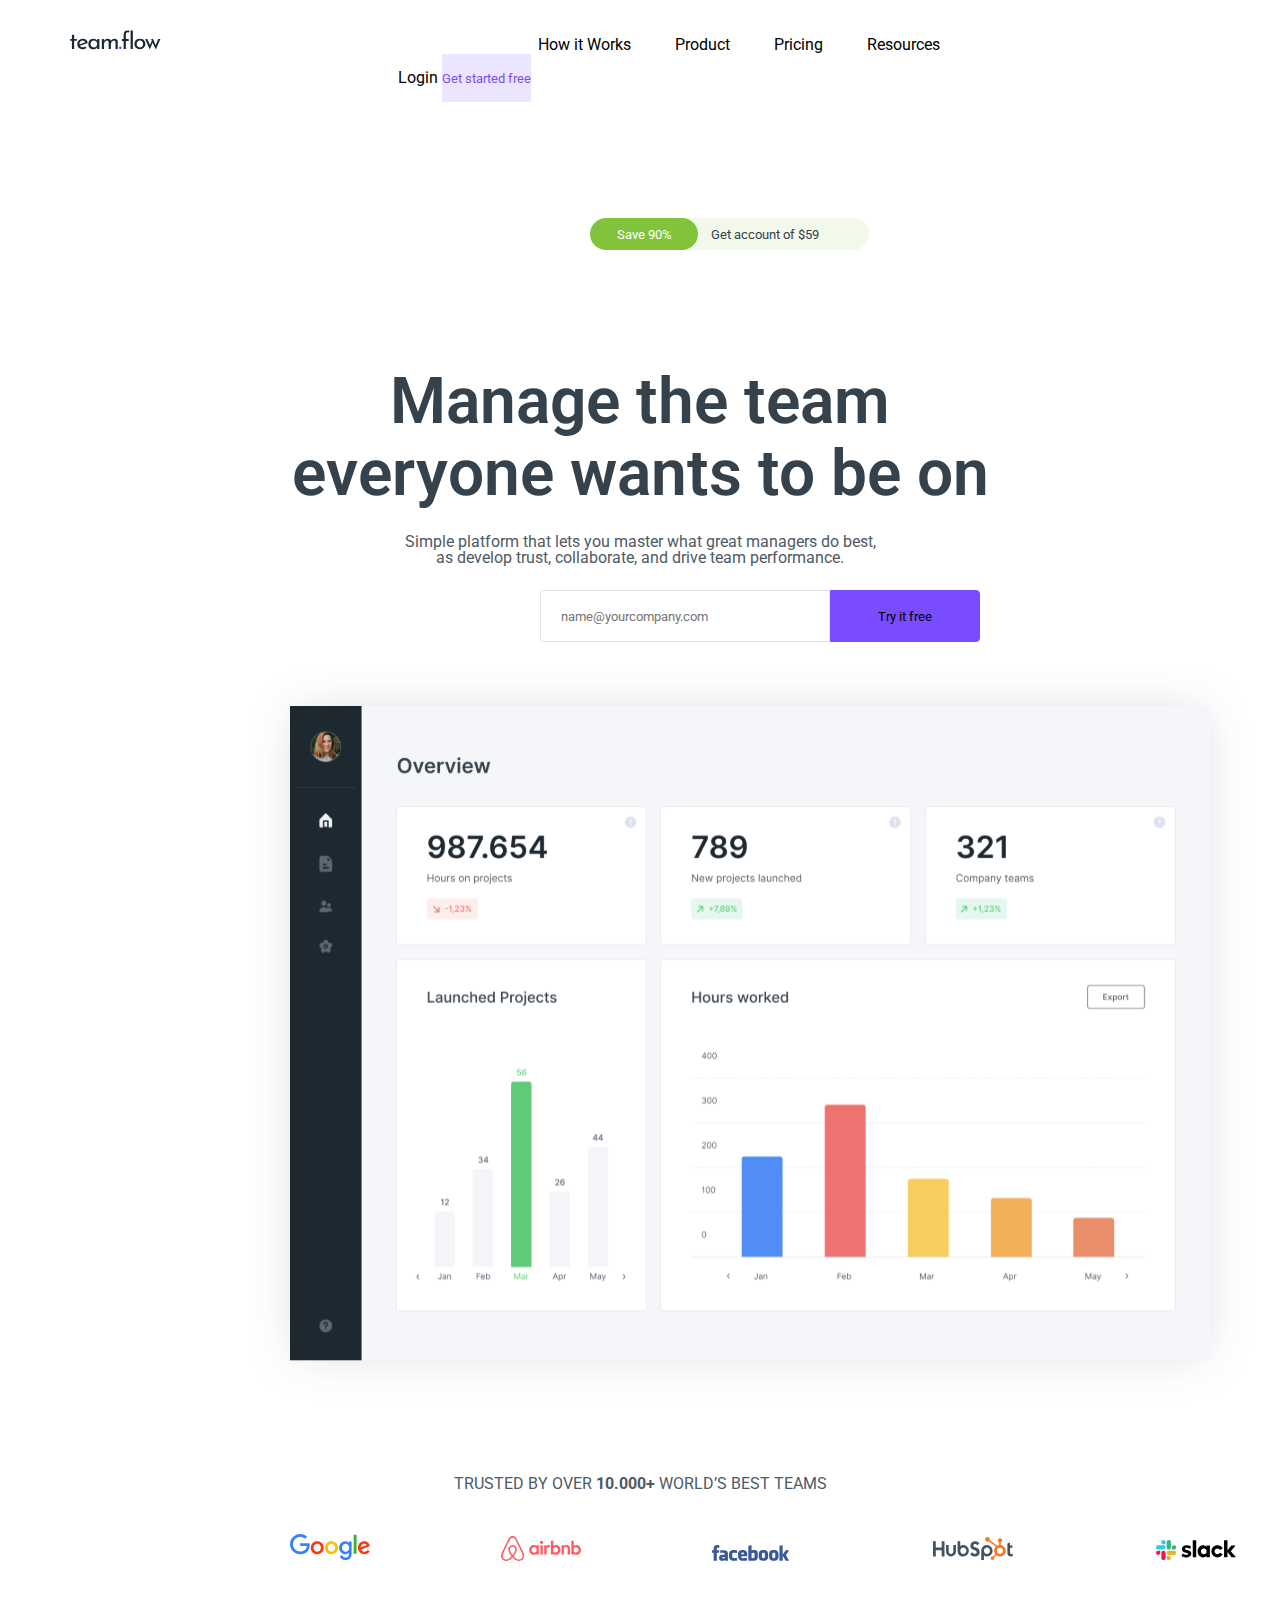
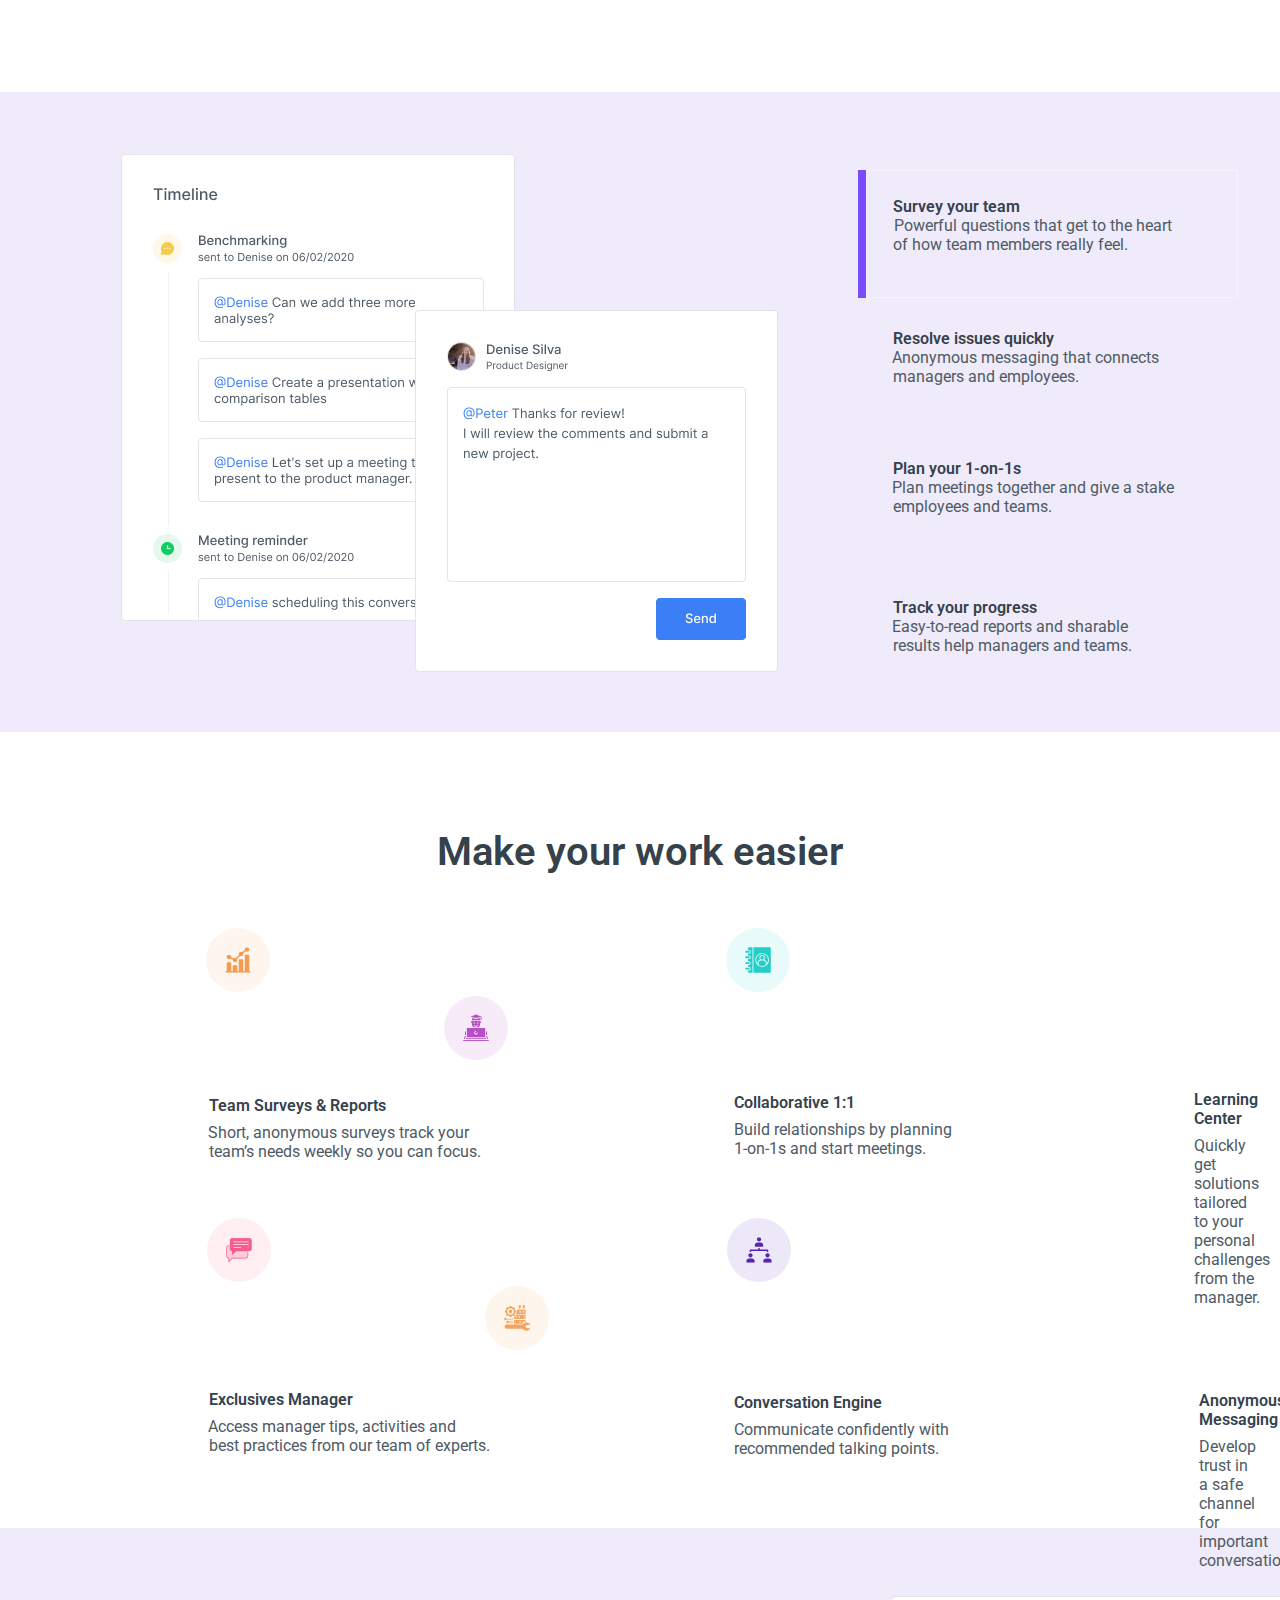
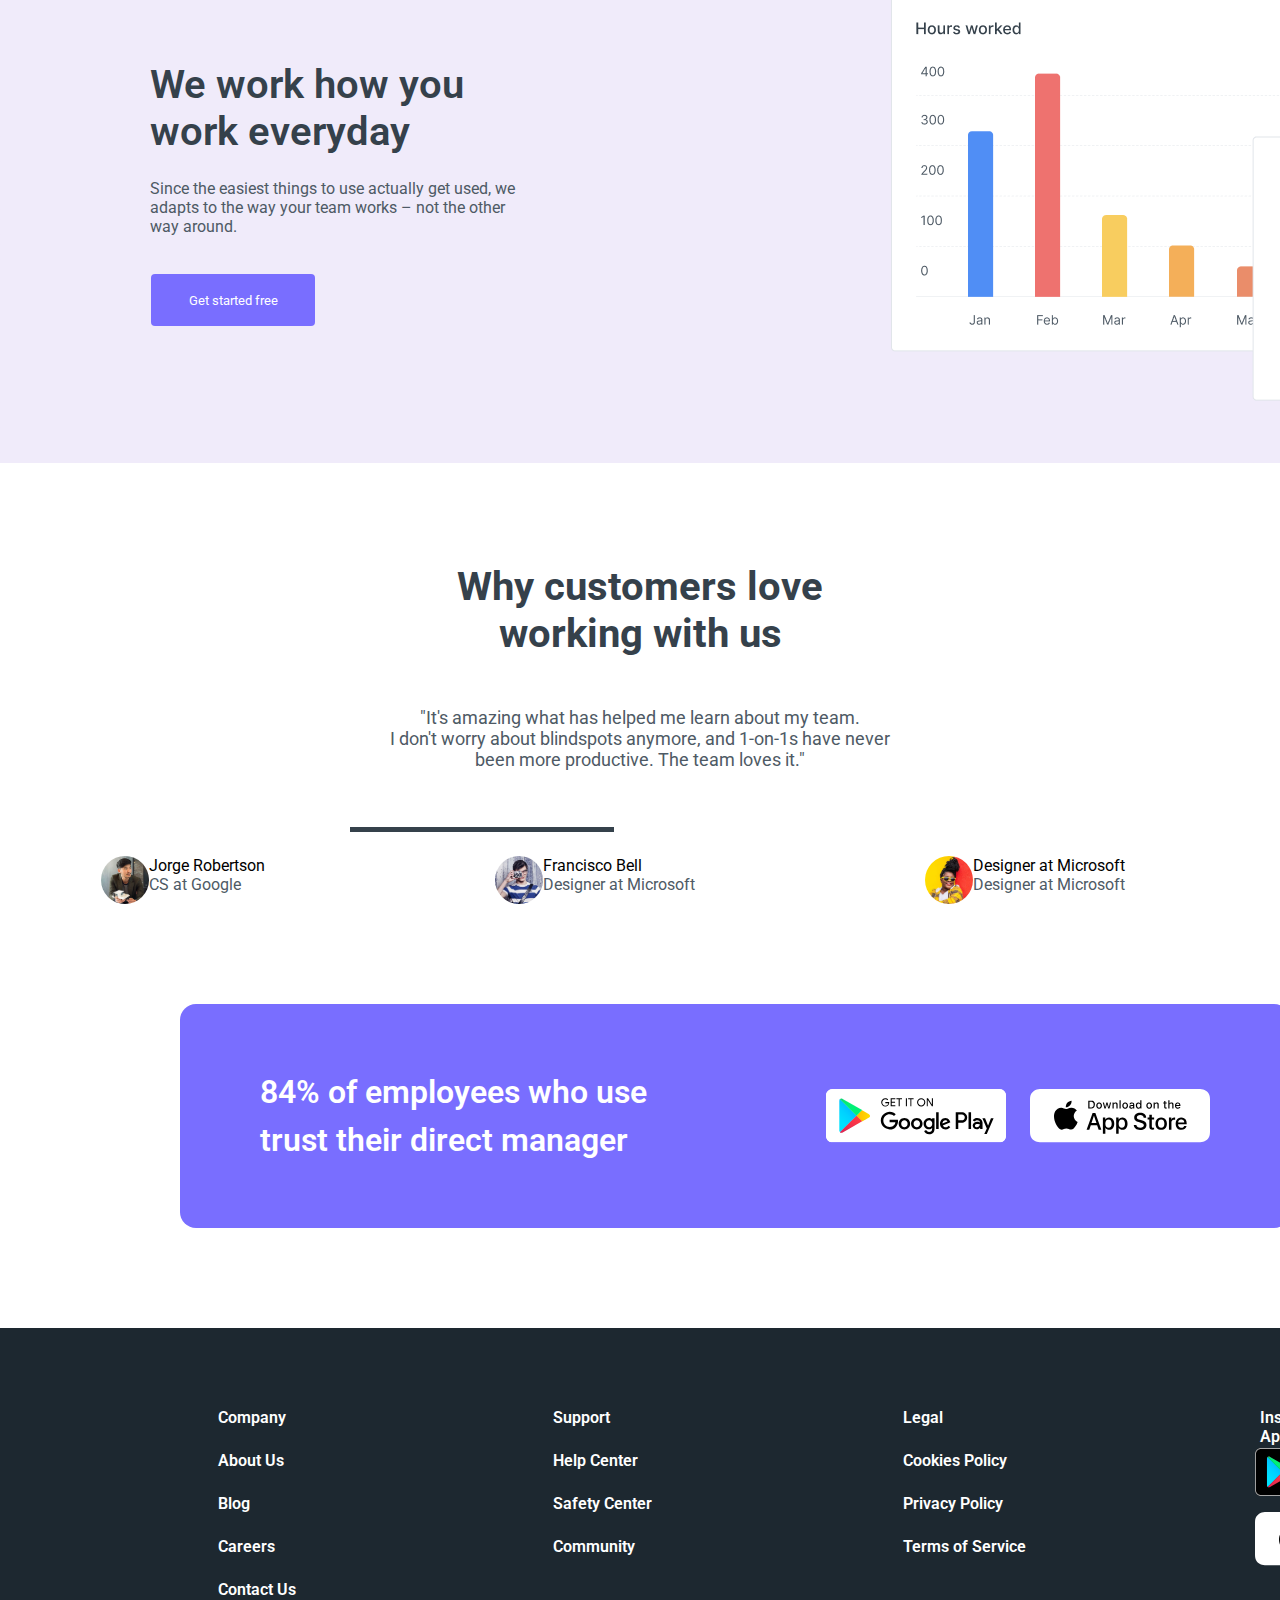
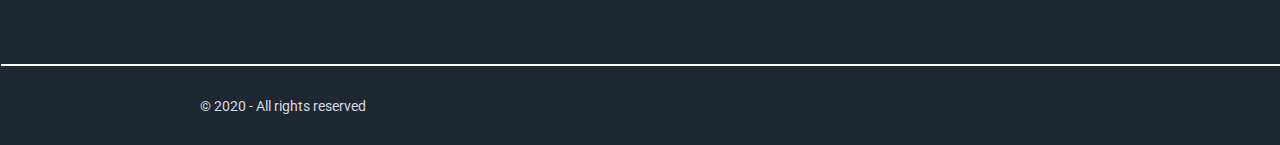
<file: html/maket3 albert/index.html>
<!DOCTYPE html>
<html lang="en">
<head>
    <meta charset="UTF-8">
    <meta http-equiv="X-UA-Compatible" content="IE=edge">
    <meta name="viewport" content="width=device-width, initial-scale=1.0">
    <title>Maket</title>
    <link rel="preconnect" href="https://fonts.googleapis.com">
<link rel="preconnect" href="https://fonts.gstatic.com" crossorigin>
<link href="https://fonts.googleapis.com/css2?family=Roboto:ital,wght@1,500&display=swap" rel="stylesheet">
    <link rel="stylesheet" href="./style.css">
</head>

    
    <header>
        <nav>
            <div class="icon-logo">
              <span><img src="./img/team.flow.svg" alt="logo" /></span>
            </div>

            <div class="links">
              <span>How it Works</span>
              <span>Product</span>
              <span>Pricing</span>
              <span>Resources</span>
            </div>
    
            <div class="auth">
              <span>Login</span>
              <span><button id="get">Get started free</button></span>
            </div>
          </nav>
    </header>


   
    <main>
        <div class="btns">
            <button id="btn-1" >
                Save 90%
            </button>
            <button id="btn-2" >
                Get account of $59
            </button>
        </div>
    </main>

    <h1>Manage the team <br> everyone wants to be on</h1>
    <h2>Simple platform that lets you master what great managers do best, <br>
        as develop trust, collaborate, and drive team performance.</h2>
<content>  
<div class="field">
    <input id="name" type="text" placeholder="name@yourcompany.com">
    <span><button id="click">Try it free</button></span>
    </div>

    <div class="graphic">
    <span id="graph">
        <img src="./img/Graph 2 1.svg" alt="graphic">
    </span>
    </div>

<div class="best"></div>
    <span id="team">TRUSTED BY OVER <span id="ten">10.000+</span> WORLD’S BEST TEAMS</span>


<div class="container">
<div class="icons-2">
        <button id="icon-2">
            <img src="./img/google-2015a 1.svg" alt="google">
        </button>
    </span>
</div>

<div class="icons-3">
    <span>
        <button id="icon-3">
            <img src="./img/airbnb 1.svg" alt="airbnb">
        </button>
    </span>
</div>

<div class="icons-4">
    <span>
        <button id="icon-4">
            <img src="./img/Group.svg" alt="facebook">
        </button>
    </span>
</div>

<div class="icons-5">
    <span>
        <button id="icon-5">
            <img src="./img/hubspot 1.svg" alt="hubspot">
        </button>
    </span>
</div>

<div class="icons-6">
    <span>
        <button id="icon-6">
            <img src="./img/slack-2 1.svg" alt="slack-2">
        </button>
    </span>
</div>
</div>



<div class="background">
    <span id="group25">
        <img src="./img/Group 25.svg" alt="group25">
    </span>




<div id="vl"></div>

<div class="block-with-comment">
<div class="border">
    <div class="margin">
    <div id="first"><span>Survey your team</span> <br> <span id="one"> Powerful questions that get to the heart <br> of how team members really feel.</span></div>
    </div>
</div>
</div>

<div class="margin2">
<div id="second"><span>Resolve issues quickly</span> <br> <span id="two"> Anonymous messaging that connects <br> managers and employees.</span> </div>
</div>



<div class="margin3">
<div id="third"><span>Plan your 1-on-1s</span> <br> <span id="three">Plan meetings together and give a stake <br> employees and teams.</span></div></div>



<div class="margin4">
<div id="fourth"><span>Track your progress</span> <br><span id="four"> Easy-to-read reports and sharable <br> results help managers and teams. </span></div></div>
</div>

 
<div class="block-margin"></div>
 <h3>Make your work easier</h3>


<div class="groups">
    <span id="group21">
        <img src="./img/Group 21.svg" alt="">
    </span>
    <span id="group19">
        <img src="./img/Group 19.svg" alt="">
    </span>
    <span id="group20">
        <img src="./img/Group 20.svg" alt="">
    </span>
</div>

<div class="team">
    <div id="surveys"><span>Team Surveys & Reports</span> <br><div id="ind"></div> <span id="short">Short, anonymous surveys track your <br> team’s needs weekly so you can focus.</span></div>
</div>

<div class="collaboretive">
    <div id="Callab"><span>Collaborative 1:1</span> <br><div id="ind2"></div> <span id="build">Build relationships by planning <br> 1-on-1s and start meetings.</span></div>
</div>

<div class="Learning">
    <div id="lear"><span>Learning Center</span> <br><div id="ind3"></div> <span id="quick">Quickly get solutions tailored to your <br> personal challenges from the manager.</span></div>
</div>

<div class="group2">
    <span id="group22">
        <img src="./img/Group 22.svg" alt="">
    </span>
    <span id="group23">
        <img src="./img/Group 23.svg" alt="">
    </span>
    <span id="group24">
        <img src="./img/Group 24.svg" alt="">
    </span>
</div>

<div class="anonymous1">
    <div id="an"><span>Anonymous Messaging</span> <br><div id="ind4"></div> <span id="dev">Develop trust in a safe channel for <br> important conversations.</span></div>
</div>

<div class="Conversation">
    <div id="conv"><span>Conversation Engine</span> <br><div id="ind5"></div> <span id="commun">Communicate confidently with <br> recommended talking points.</span></div>
</div>

<div class="Exclusives">
    <div id="excl"><span>Exclusives Manager</span> <br><div id="ind6"></div> <span id="acc">Access manager tips, activities and <br> best practices from our team of experts.</span></div>
</div>

<div>

<div class="background2">
        <span id="group26">
            <img src="./img/Group 26.svg" alt="group26">
        </span>
        <div class="wework">
        <div id="we"><span>We work how you <br> work everyday</span> <br> <div id="ind7"></div> <span id="Since1"> Since the easiest things to use actually get used, we <br> adapts to the way your team works – not the other <br> way around.</span></div>
     </div>
<div class="button2">
     <span>
        <button id="stylebtn">
            Get started free
        </button>
    </span>
</div>
</div>   
  <div class="margin5">
    <h4>Why customers love <br>working with us</h4>
    <p id="paragr">"It's amazing what has helped me learn about my team. <br>
        I don't worry about blindspots anymore, and 1-on-1s have never <br>
        been more productive. The team loves it."</p>
  </div>
  <div class="lil"></div>
<div class="ph"> 
    <span class="pipa">
        <img src="./img/Ellipse 5.svg" alt="">
        <span>Jorge Robertson<br><span class="ly"> CS at Google</span>
    </span>
    <span class="pipa">
        <img src="./img/Ellipse 6.svg" alt="">
        <span>Francisco Bell<br><span class="ly">Designer at Microsoft</span>
    </span>
    <span class="pipa">
        <img src="./img/Ellipse 7.svg" alt="">
        <span>Designer at Microsoft<br><span class="ly">Designer at Microsoft</span>
    </span>
</div>

<div>
    <span class="gogo">
            <span id="gogo2"> 84% of employees who use <br>trust their direct manager</span>
            
            <div>
            <span id="gogo3">
                <img src="./img/google-play-badge 1.svg" alt="">
            </span>
            <span id="gogo4">
                <img src="./img/Group222.svg" alt="">
            </span>
            </div>
        </span>
</div>
</content>

<footer>

<div>
    <span class="background3">
        <div class="linkss">
        <span>
            <a href="">Company</a>
        </span>
        <span id="linkid">
            <a href="">About Us</a>
        </span>
        <span id="linkid">
            <a href="">Blog</a>
        </span>
        <span id="linkid">
            <a href="">Careers</a>
        </span>
        <span id="linkid">
            <a href="">Contact Us</a>
        </span>
        </div>

       
        <div class="linkss2">
            <span>
                <a href="">Support</a>
            </span>
            <span id="linkid2">
                <a href="">Help Center</a>
            </span>
            <span id="linkid2">
                <a href="">Safety Center</a>
            </span>
            <span id="linkid2">
                <a href="">Community</a>
            </span>
            </div>

            <div class="linkss3">
                <span>
                    <a href="">Legal</a>
                </span>
                <span id="linkid3">
                    <a href="">Cookies Policy</a>
                </span>
                <span id="linkid3">
                    <a href="">Privacy Policy</a>
                </span>
                <span id="linkid3">
                    <a href="">Terms of Service</a>
                </span>
            </div>

            <div class="linkss4">
                <span>
                    <a href="">Install App</a>
                </span>
            </div>

            <div class="margin6">
                <span>
                    <img src="./img/Layer 2.svg" alt="">
                </span>
            </div>

            <div class="margin7">
                <span id="margin7-0">
                    <img src="./img/Group222.svg" alt="">
                </span>
            </div>
            <div class="ln4" id="line4">
                    <span id="allright">© 2020 - All rights reserved</span>
<div class="last-icon">
   
<span>
    <img src="./img/insta.svg" alt="">
</span>
<span class="margin8">
    <img src="./img/boll.svg" alt="">
</span>
<span class="margin8">
    <img src="./img/twitter.svg" alt="">
</span>
<span class="margin8">
    <img src="./img/youtube.svg" alt="">
</span> 
</div>
            </div>
    </span>
</div>
</footer>
</body>
</html>
</file>
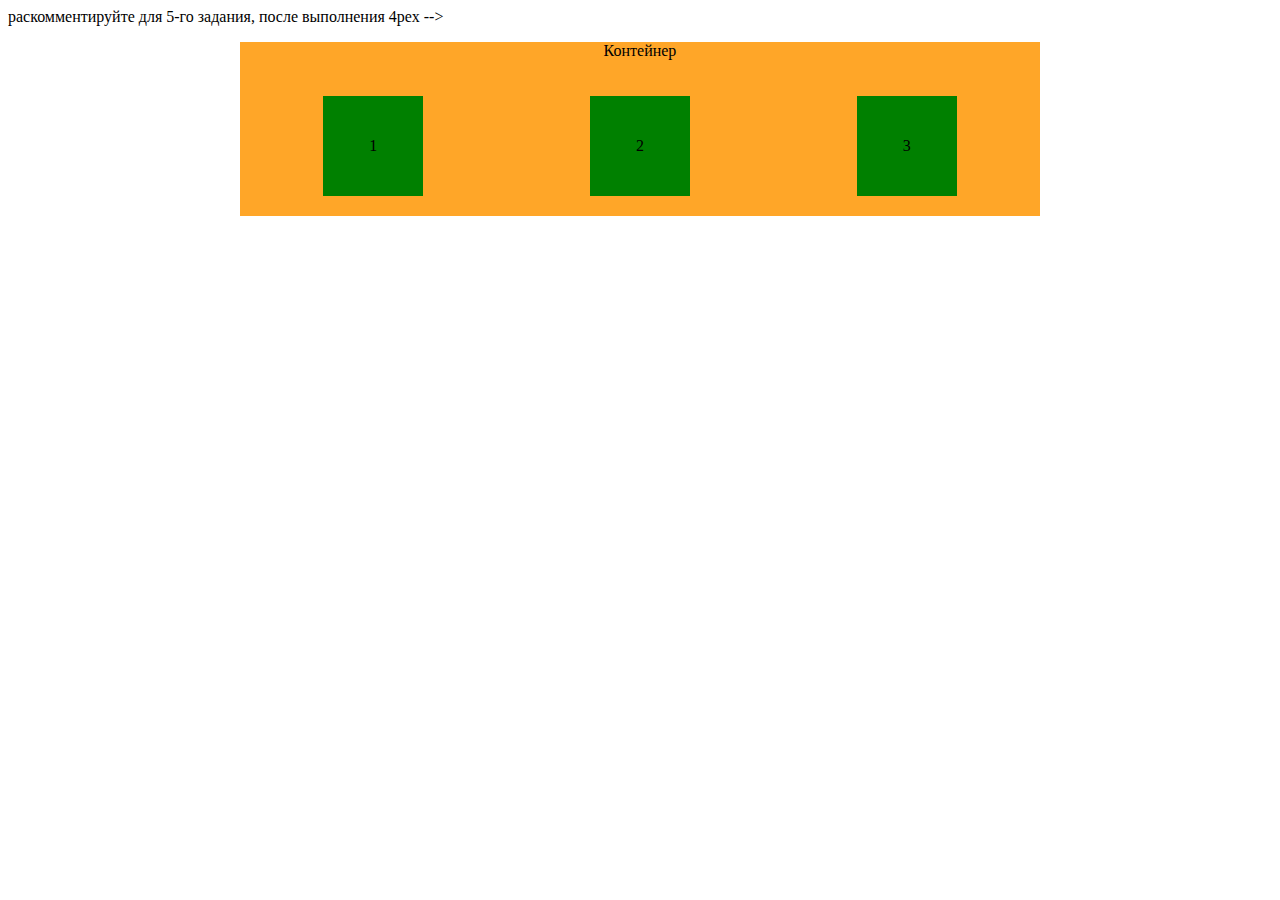
<file: Flexbox/Flexbox.html>
<!DOCTYPE html>
<html lang="en">
  <head>
    <meta charset="UTF-8" />
    <meta name="viewport" content="width=device-width, initial-scale=1.0" />
    <meta http-equiv="X-UA-Compatible" content="ie=edge" />
    <title>Static Template</title>

    <link rel="stylesheet" href="./Flexbox2.css" />
  </head>

  <!-- <body>
    <div class="container">
      <p style="text-align: center;">Контейнер</p>
      <div class="parent">
        <div class="child">
          <p>1</p>
        </div>
        <div class="child">
          <p>2</p>
        </div>
        <div class="child">
          <p>3</p>
        </div>
        <div class="child">
          <p>4</p>
        </div>
        <div class="child">
          <p>5</p>
        </div>
        <div class="child">
          <p>6</p>
        </div>
        <div class="child active">
          <p>7</p>
        </div>
        <div class="child">
          <p>8</p>
        </div>
        <div class="child">
          <p>9</p>
        </div>
      </div>
    </div> -->

    раскомментируйте для 5-го задания, после выполнения 4рех -->
     <div class="container">
    <p style="text-align: center;">Контейнер</p>
    <div class="parent">
      <div class="child"><p>1</p></div>
      <div class="child"><p>2</p></div>
      <div class="child"><p>3</p></div>
    </div>
  </div>
  </body>
</html>
</file>
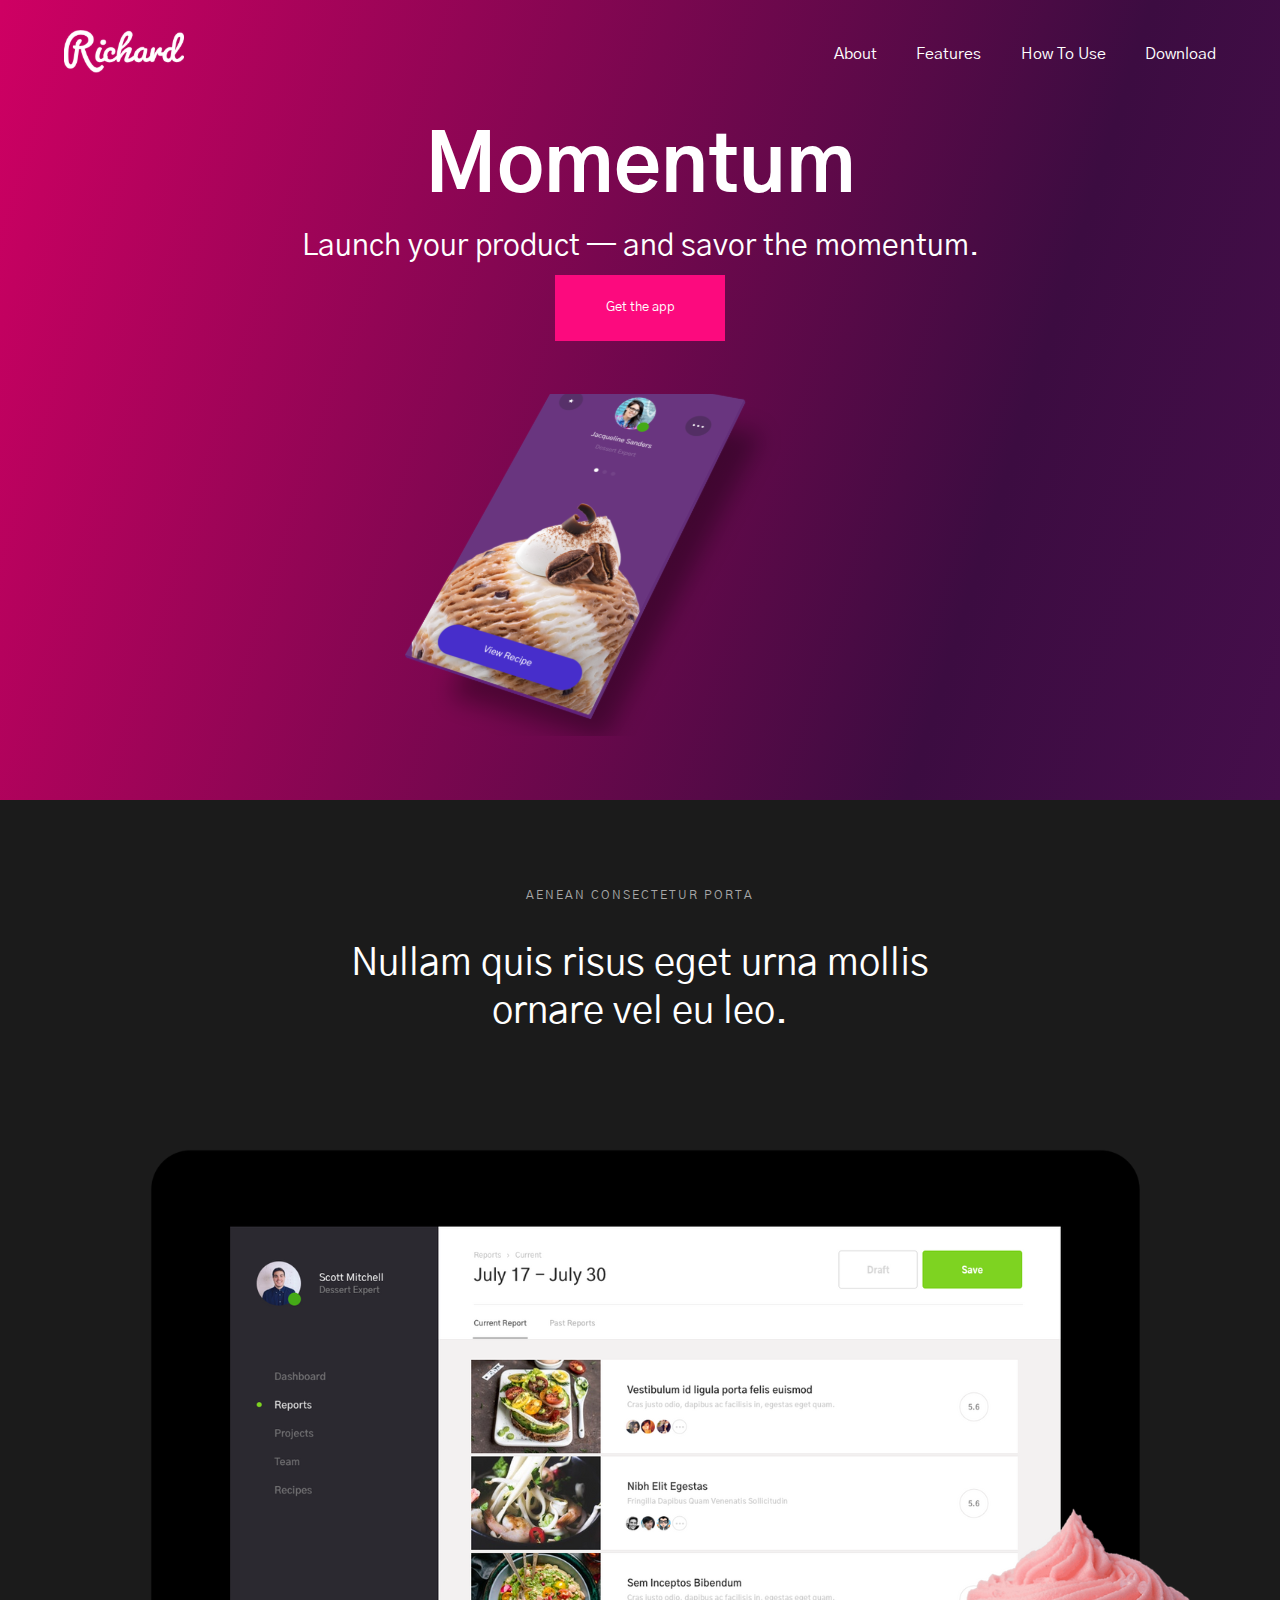
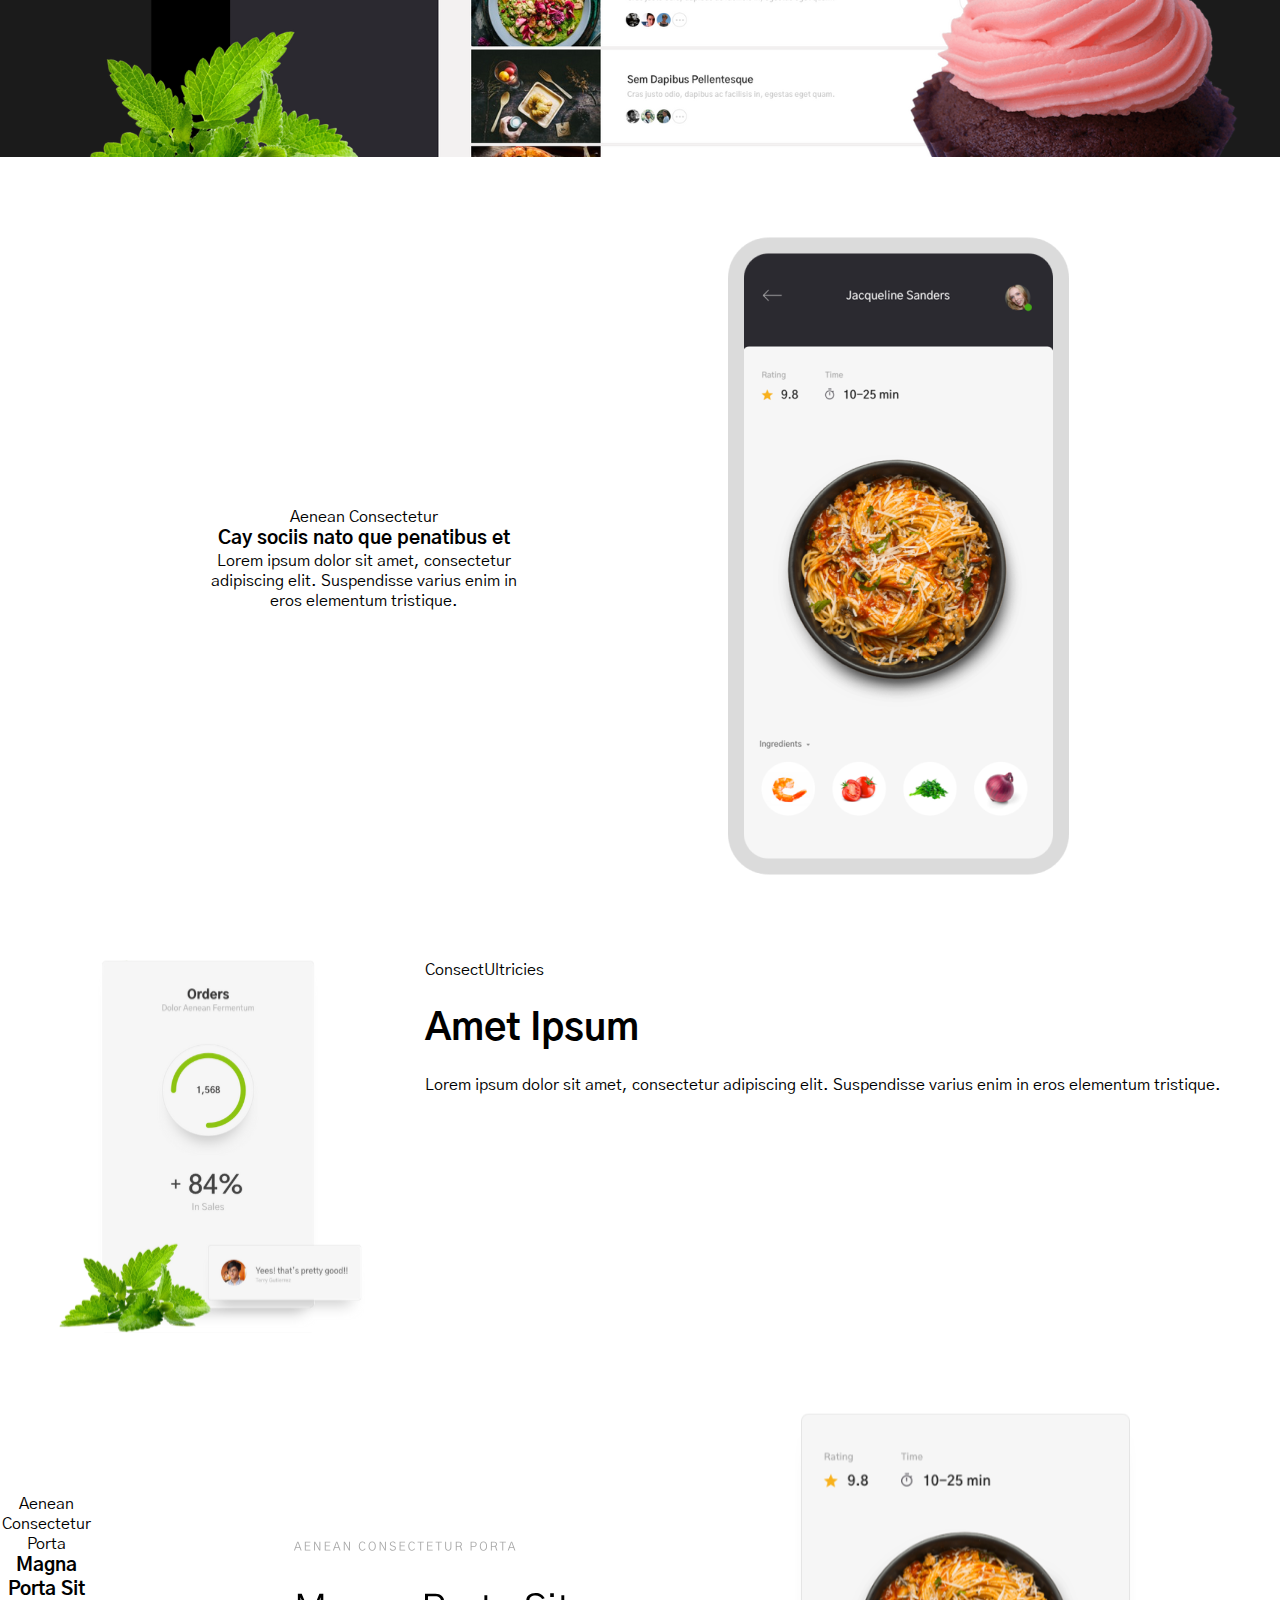
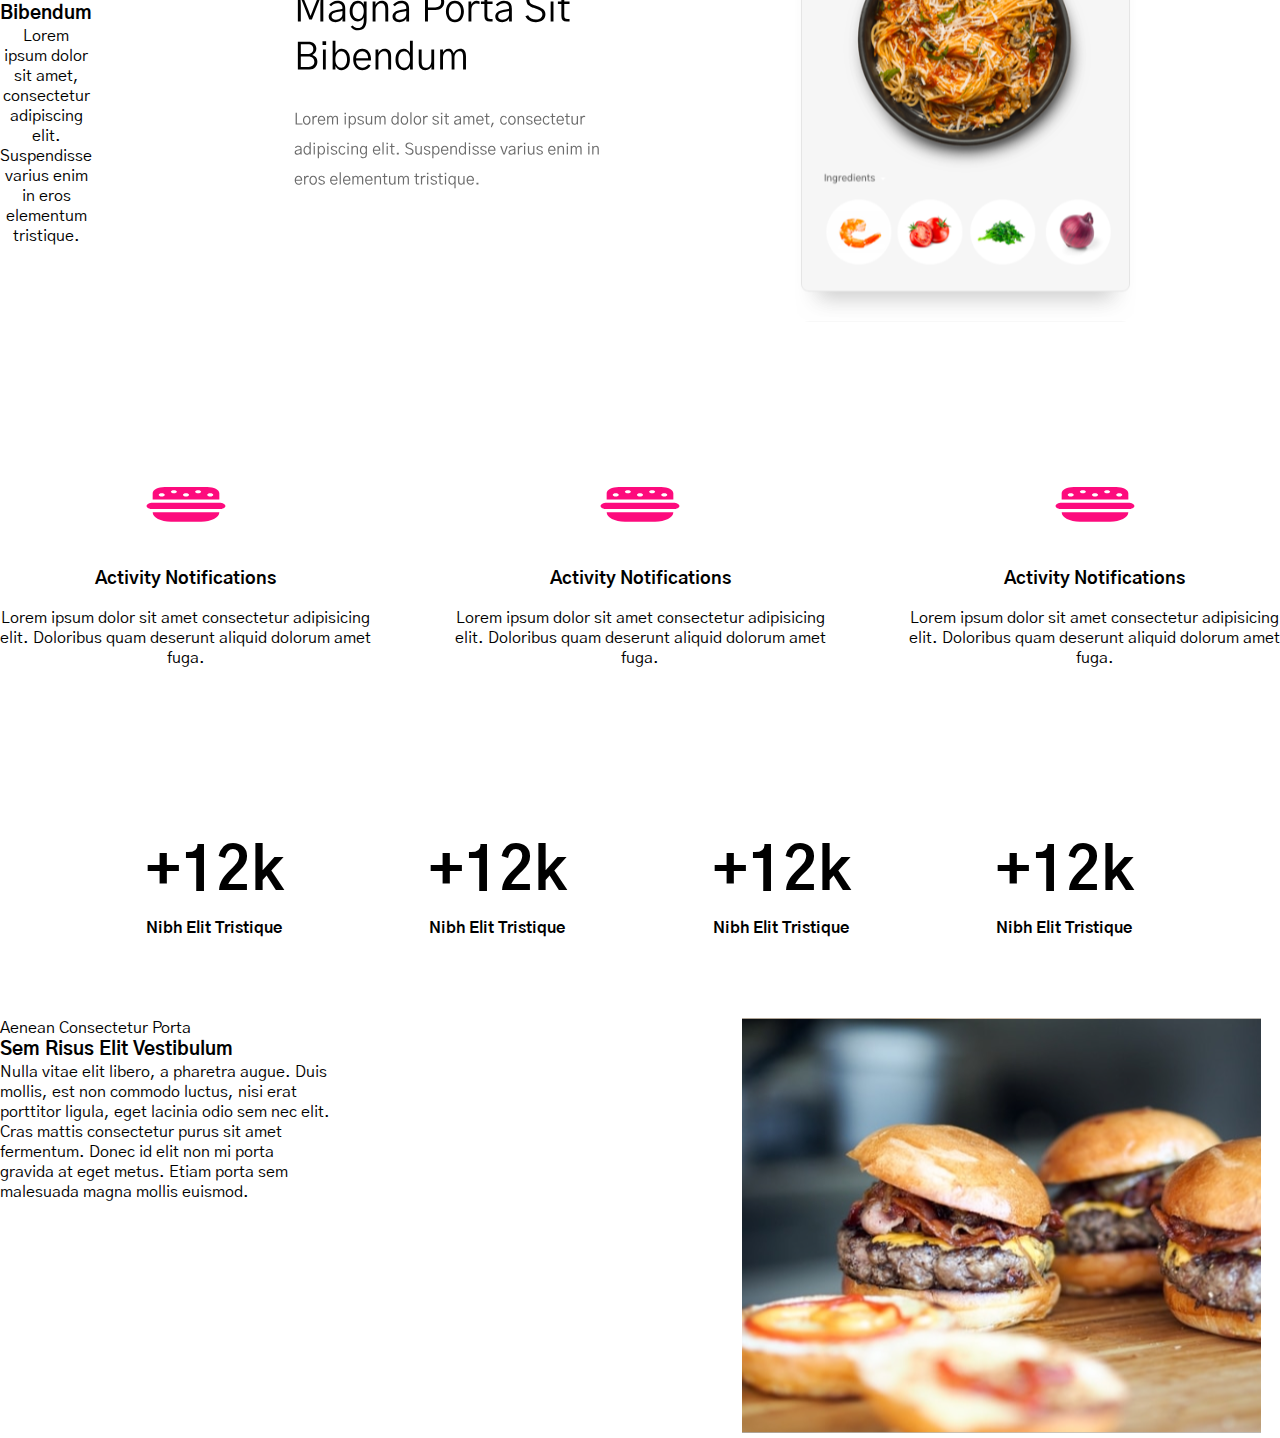
<file: html/maket-2/maket2.html>
<!DOCTYPE html>
<html lang="en">
  <head>
    <meta charset="UTF-8" />
    <meta http-equiv="X-UA-Compatible" content="IE=edge" />
    <meta name="viewport" content="width=device-width, initial-scale=1.0" />
    <link rel="preconnect" href="https://fonts.googleapis.com" />
    <link rel="preconnect" href="https://fonts.gstatic.com" crossorigin />
    <link
      href="https://fonts.googleapis.com/css2?family=Gothic+A1&display=swap"
      rel="stylesheet"
    />
    <link rel="stylesheet" href="./maket2.css" />
    <title>Maket</title>
  </head>
  <body>
    <!-- header start -->
    <header>
      <nav class="container">
        <div>
          <img class="logo" src="./img/IMAGE (2).svg" alt="logo" />
        </div>
        <div class="links">
          <a href="#">About</a>
          <a href="#">Features</a>
          <a href="#">How To Use</a>
          <a href="#">Download</a>
        </div>
      </nav>
      <div class="desc">
        <h1>Momentum</h1>
        <p>Launch your product — and savor the momentum.</p>
        <button>Get the app</button>
      </div>
      <div class="desc-phone">
        <img src="./img/IMAGE.svg" alt="image" />
      </div>
    </header>
    <!-- header end -->

    <!-- section start -->
    <section class="dark-sect">
      <div class="dark-sect__text">
        <span> Aenean Consectetur Porta </span>
        <p>Nullam quis risus eget urna mollis ornare vel eu leo.</p>
      </div>
      <div class="dark-sect__img">
        <img src="./img/IMAGEdesktop.svg" alt="desktop" />
      </div>
    </section>
    <!-- section end -->
    <!-- main start -->
    <main>
      <div class="continer">
        <div class="orders">
          <div class="orders__order-block">
            <div class="orders__order-block-left">
              <span>Aenean Consectetur</span>
              <h3>Cay sociis nato que penatibus et</h3>
              <p>
                Lorem ipsum dolor sit amet, consectetur adipiscing elit.
                Suspendisse varius enim in eros elementum tristique.
              </p>
            </div>
            <div class="orders__order-block-right">
              <img src="./img/IMAGEorder-1.png" alt="" />
            </div>
          </div>
          <!-- ================================================================================================================== -->
          <div class="orders__order-block">
            <div class="orders__order-block-left">
              <img src="./img/IMAGE444.svg" alt="" />
            </div>

            <div class="orders__order-block-right">
              <span>ConsectUltricies</span>
              <h3>Amet Ipsum</h3>
              <p>
                Lorem ipsum dolor sit amet, consectetur adipiscing elit.
                Suspendisse varius enim in eros elementum tristique.
              </p>
            </div>
          </div>
          <!-- ================================================================================================================== -->
          <div class="orders__order-block">
            <div class="orders__order-block-left">
              <span>Aenean Consectetur Porta</span>
              <h3>Magna Porta Sit Bibendum</h3>
              <p>
                Lorem ipsum dolor sit amet, consectetur adipiscing elit.
                Suspendisse varius enim in eros elementum tristique.
              </p>
            </div>

            <div class="orders__order-block-right">
              <img src="./img/Frame.svg" alt="" />
            </div>
          </div>
        </div>
        <!-- ordders end -->
        <!-- ============================================================================== -->
        <!-- activity start -->
        <div class="activity">
          <div>
            <img src="./img/IMAGE (3).svg" alt="" />
            <h4>Activity Notifications</h4>
            <p>
              Lorem ipsum dolor sit amet consectetur adipisicing elit. Doloribus
              quam deserunt aliquid dolorum amet fuga.
            </p>
          </div>
          <div>
            <img src="./img/IMAGE (3).svg" alt="" />
            <h4>Activity Notifications</h4>
            <p>
              Lorem ipsum dolor sit amet consectetur adipisicing elit. Doloribus
              quam deserunt aliquid dolorum amet fuga.
            </p>
          </div>
          <div>
            <img src="./img/IMAGE (3).svg" alt="" />
            <h4>Activity Notifications</h4>
            <p>
              Lorem ipsum dolor sit amet consectetur adipisicing elit. Doloribus
              quam deserunt aliquid dolorum amet fuga.
            </p>
          </div>
        </div>
        <!-- activity end -->
        <div class="hours">
          <div class="hours__block">
            <h2>+12k</h2>
            <h4>Nibh Elit Tristique</h4>
          </div>
          <div class="hours__block">
            <h2>+12k</h2>
            <h4>Nibh Elit Tristique</h4>
          </div>
          <div class="hours__block">
            <h2>+12k</h2>
            <h4>Nibh Elit Tristique</h4>
          </div>
          <div class="hours__block">
            <h2>+12k</h2>
            <h4>Nibh Elit Tristique</h4>
          </div>
        </div>
        <!-- hous end -->
        <!-- food start -->
        <div class="food">
          <div class="food__block">
            <div class="food__block-text">
              <span>Aenean Consectetur Porta</span>
              <h3>Sem Risus Elit Vestibulum</h3>
              <p>
                Nulla vitae elit libero, a pharetra augue. Duis mollis, est non
                commodo luctus, nisi erat porttitor ligula, eget lacinia odio
                sem nec elit. Cras mattis consectetur purus sit amet fermentum.
                Donec id elit non mi porta gravida at eget metus. Etiam porta
                sem malesuada magna mollis euismod.
              </p>
            </div>
            <div class="food__block-img">
              <img src="./img/Frame (1).svg" alt="" />
            </div>
          </div>
        </div>
        <!-- food end -->
      </div>
    </main>
    <!-- main end -->
  </body>
</html>
</file>
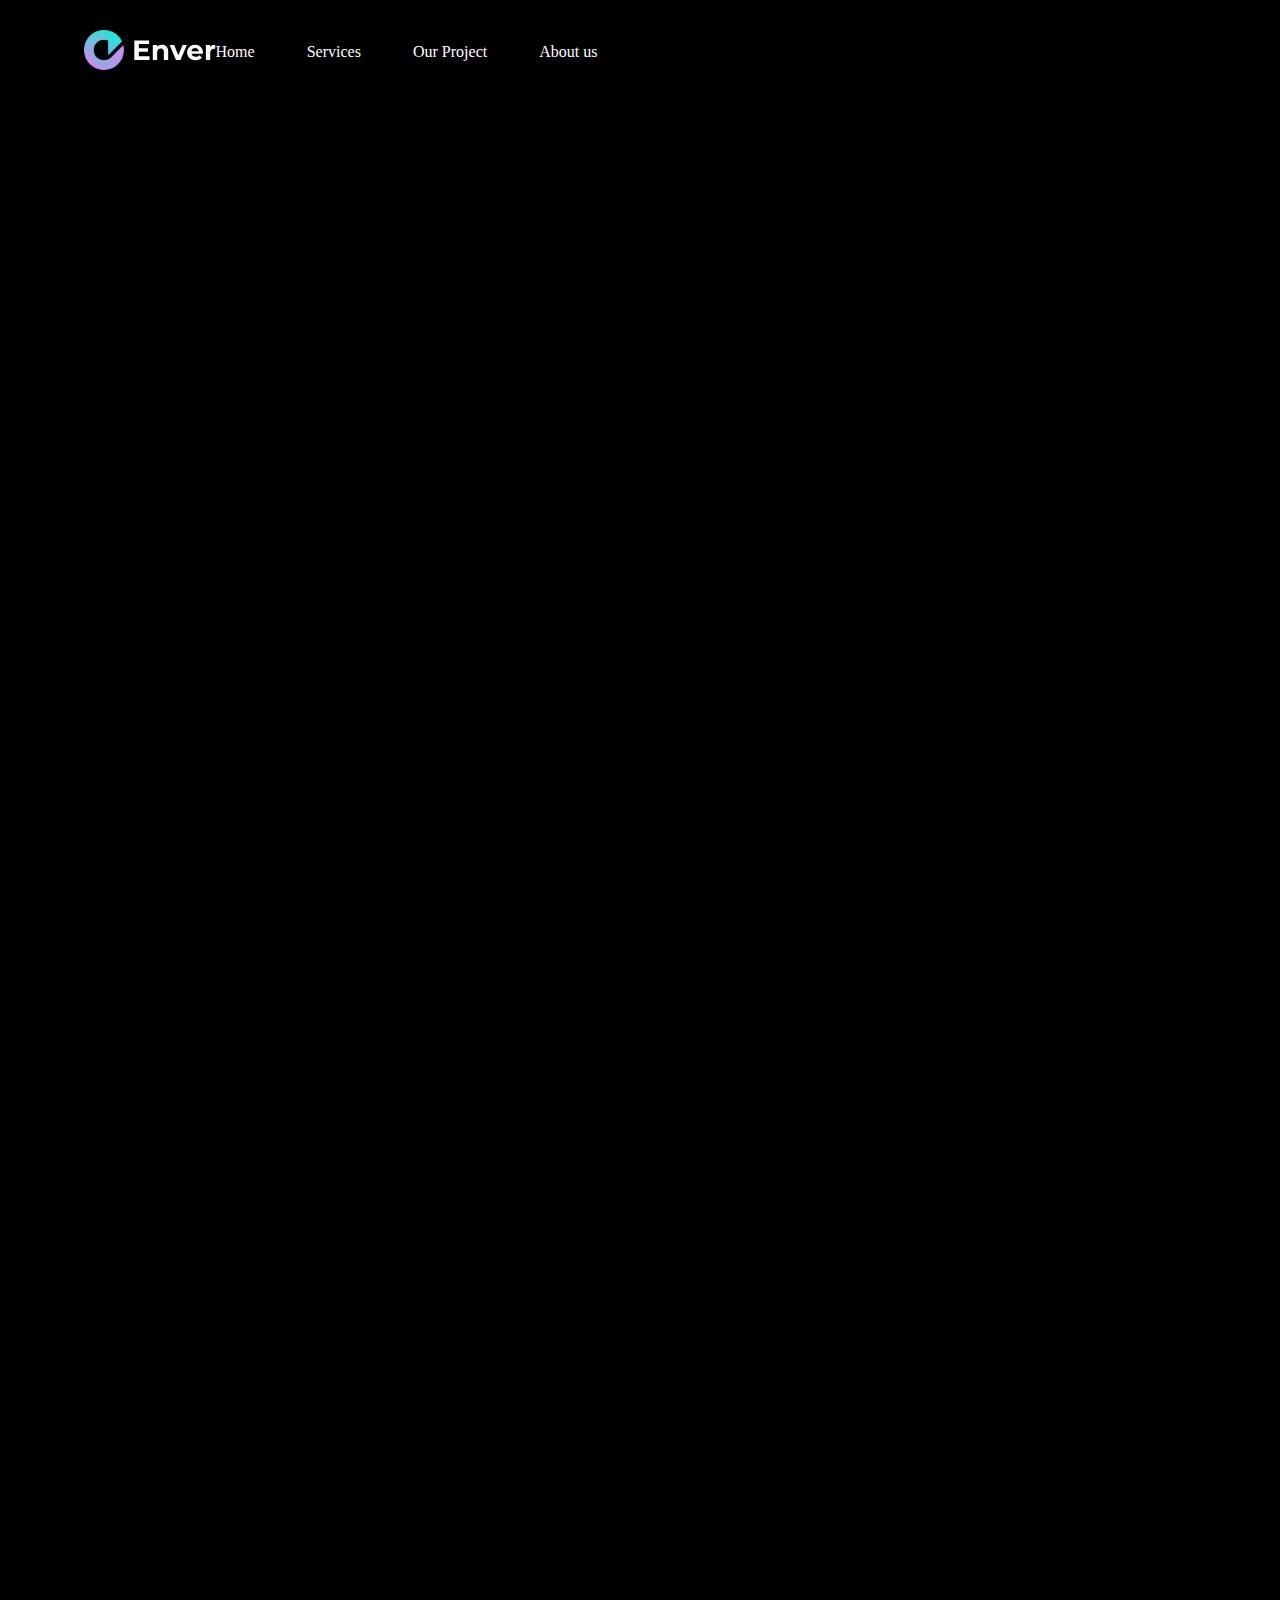
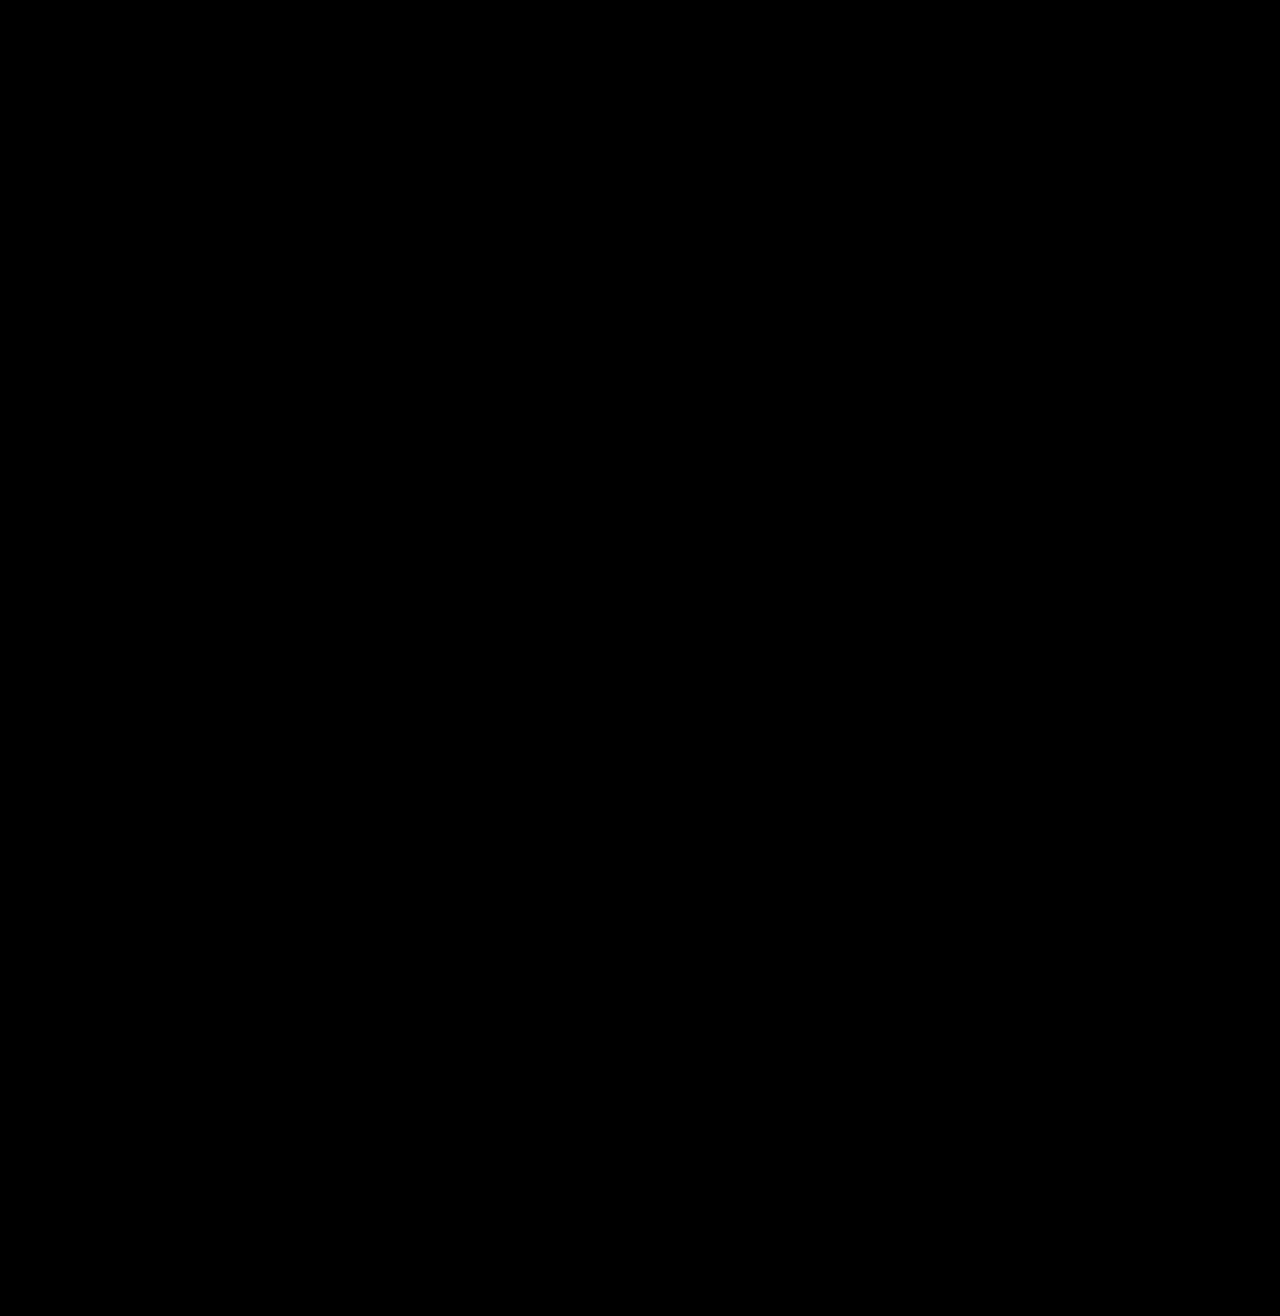
<file: html/maket.4albert4/maket4al.html>
<!DOCTYPE html>
<html lang="en">
  <head>
    <meta charset="UTF-8" />
    <meta http-equiv="X-UA-Compatible" content="IE=edge" />
    <meta name="viewport" content="width=device-width, initial-scale=1.0" />
    <link rel="stylesheet" href="./maketalbert4.css" />
    <title>Document</title>
  </head>
  <body>
    <header>
      <nav class="container">
        <div>
          <img class="logo" src="./img/Group 162475.svg" alt="logo" />
        </div>
        <div class="links">
          <a href="#">Home</a>
          <a href="#">Services</a>
          <a href="#">Our Project</a>
          <a href="#">About us</a>
        </div>
      </nav>
      <!-- <div class="desc"> 
        <h1>Momentum</h1>
        <p>Launch your product — and savor the momentum.</p>
        <button>Get the app</button>
      </div>
      <div class="desc-phone">
        <img src="./img/IMAGE.svg" alt="image" />
      </div> -->
    </header>
  </body>
</html>
</file>
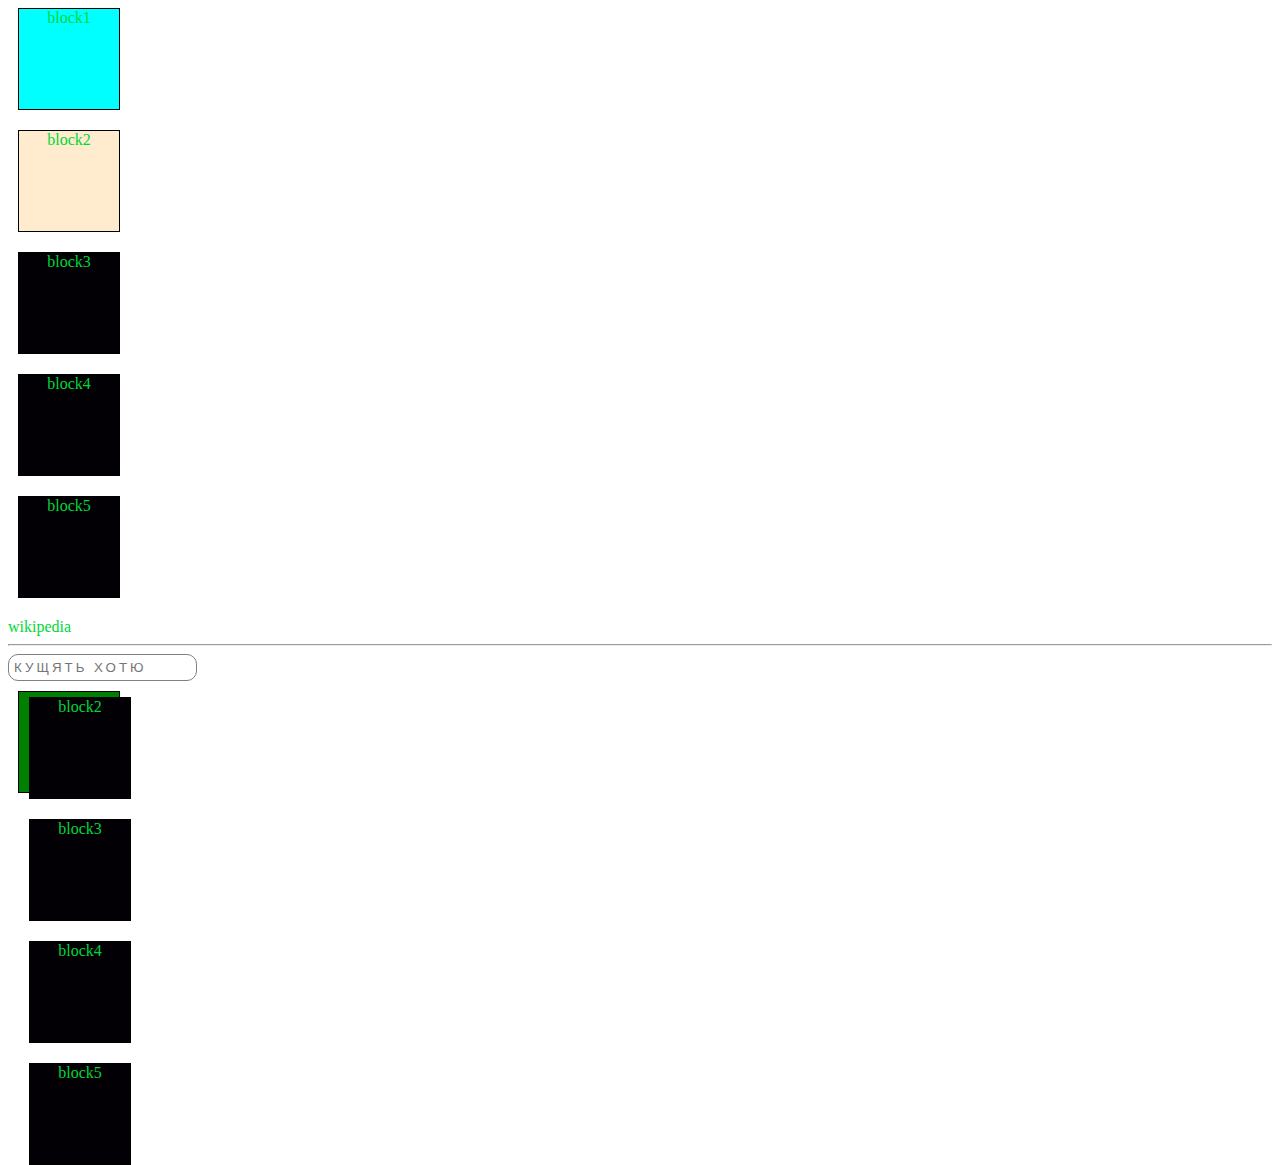
<file: html/week-1/lesson3.html>
<!DOCTYPE html>
<html lang="en">
<head>
    <meta charset="UTF-8">
    <meta http-equiv="X-UA-Compatible" content="IE=edge">
    <meta name="viewport" content="width=device-width, initial-scale=1.0">
    <title>Document</title>
    <link rel="stylesheet" href="./css3.css/style.css">
</head>
<body>
    <!-- селектор по классу -->
<div class="block">block1</div>
<!-- селектор по id -->
<div id="block-1">block2</div>
<div>block3</div>
<div>block4</div>
<div>block5</div>
<!-- приоритет селектров по-возростанию
1-й селектор универсальны (*)
2-й селектор по тегу
3-й селектор по классу
4-й селектор по id -->

<a href="https://ru.wikipedia.org/wiki/%D0%97%D0%B0%D0%B3%D0%BB%D0%B0%D0%B2%D0%BD%D0%B0%D1%8F_%D1%81%D1%82%D1%80%D0%B0%D0%BD%D0%B8%D1%86%D0%B0">wikipedia</a>

<hr>

<input class="inp" type="text" placeholder="кущять хотю">



<div class="container">
<div id="bl">block2</div>
<div>block3</div>
<div>block4</div>
<div>block5</div>
</div>




</body>
</html>
</file>
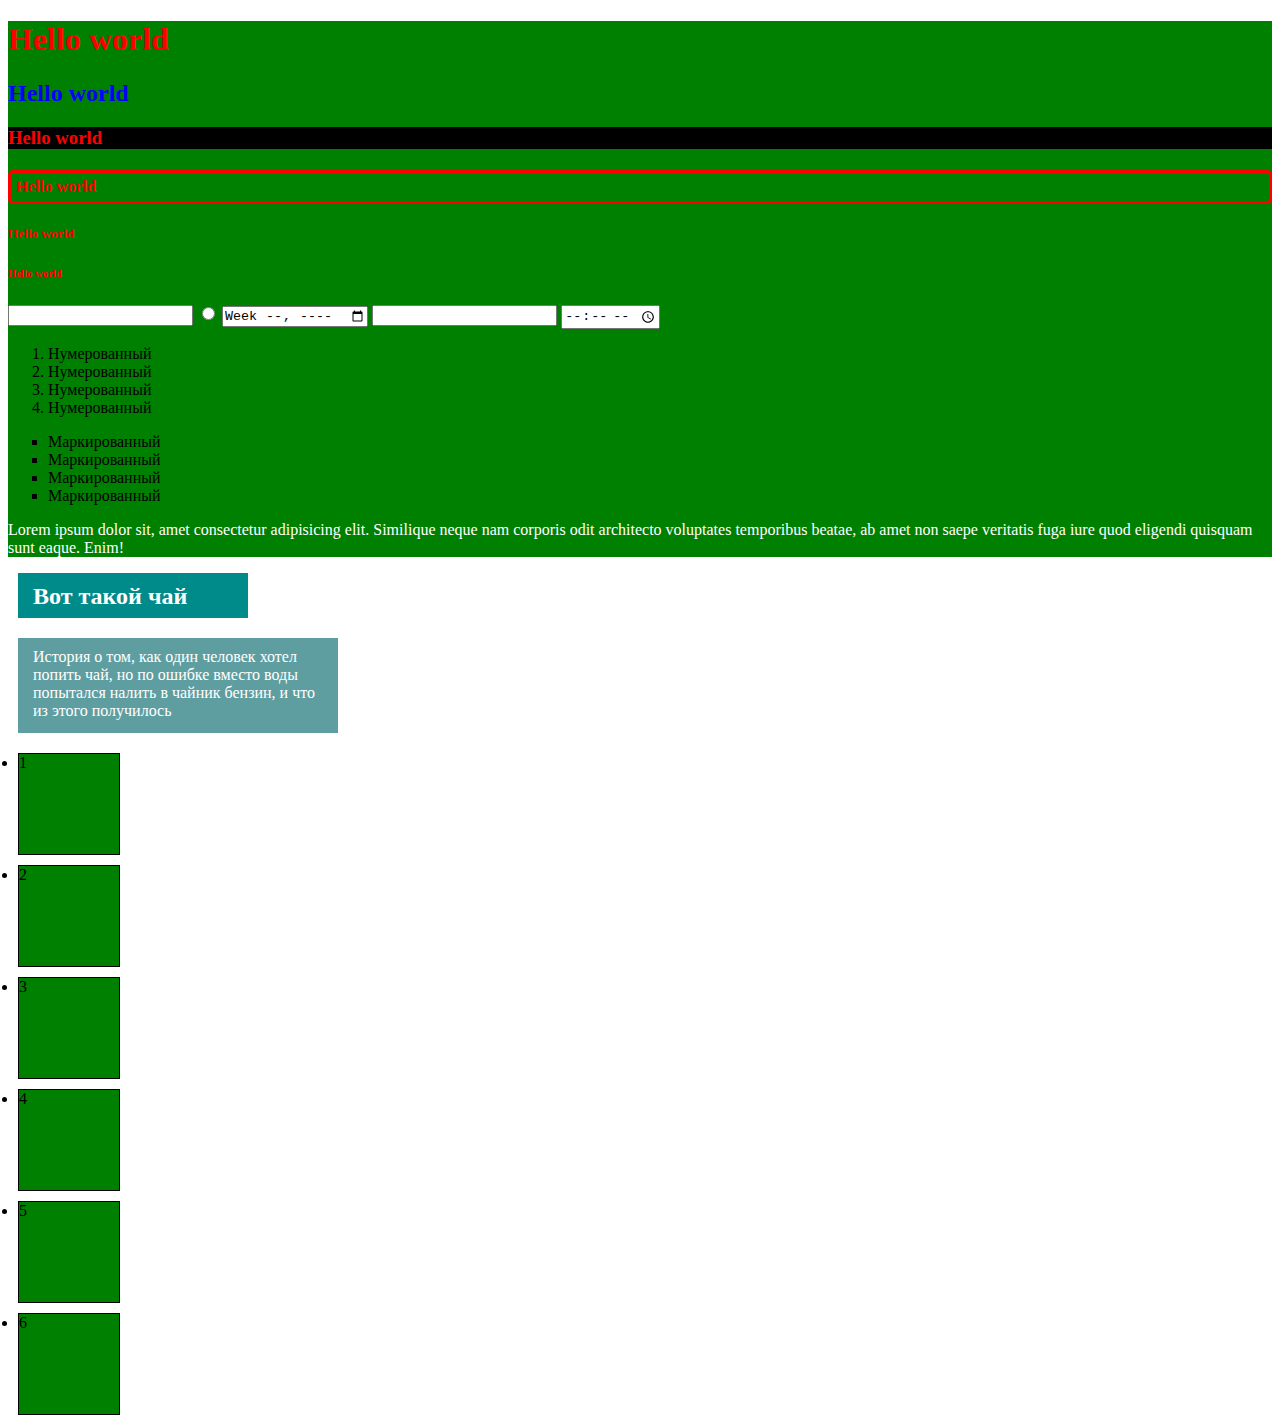
<file: html/week-1/test4.html>
<!DOCTYPE html> 
<html lang="en"> 
<head> 
    <meta charset="UTF-8"> 
    <meta http-equiv="X-UA-Compatible" content="IE=edge"> 
    <meta name="viewport" content="width=device-width, initial-scale=1.0"> 
    <title>Document</title> 
    <link rel="stylesheet" href="./css4.css/style.css"> 
</head> 
<body> 
    <div id="pepe"> 
    <h1 class="heading" id="heading-1">Hello world</h1> 
    <h2 class="heading" id="heading-2">Hello world</h2> 
    <h3 class="heading" id="heading-3">Hello world</h3> 
    <h4 class="heading" id="heading-4">Hello world</h4> 
    <h5 class="heading" id="heading-5">Hello world</h5> 
    <h6 class="heading" id="heading-6">Hello world</h6> 
     
    <input type="hidden"> 
    <input type="password"> 
    <input type="radio"> 
    <input type="week"> 
    <input type="email"> 
    <input type="time"> 
 
    <ol> 
        <li>Нумерованный</li> 
        <li>Нумерованный</li> 
        <li>Нумерованный</li> 
        <li>Нумерованный</li> 
    </ol> 
 
    <ul> 
        <li>Маркированный</li> 
        <li>Маркированный</li> 
        <li>Маркированный</li> 
        <li>Маркированный</li> 
    </ul> 
     
    <p> 
        Lorem ipsum dolor sit, amet consectetur adipisicing elit. Similique neque nam corporis odit architecto voluptates temporibus beatae, ab amet non saepe veritatis fuga iure quod eligendi quisquam sunt eaque. Enim! 
    </p> 
</div>
    <div id="block2"> 
    <h2 id="tea">Вот такой чай</h2> 
    <p id="history">История о том, как один человек хотел попить чай, но по ошибке вместо воды попытался налить в чайник бензин, и что из этого получилось</p> 
    </div> 
 
 
<div class="container">
    <li>1</li>
    <li>2</li>
    <li>3</li>
    <li>4</li>
    <li>5</li>
    <li>6</li>

</div>

 
</body> 
</html>
</file>
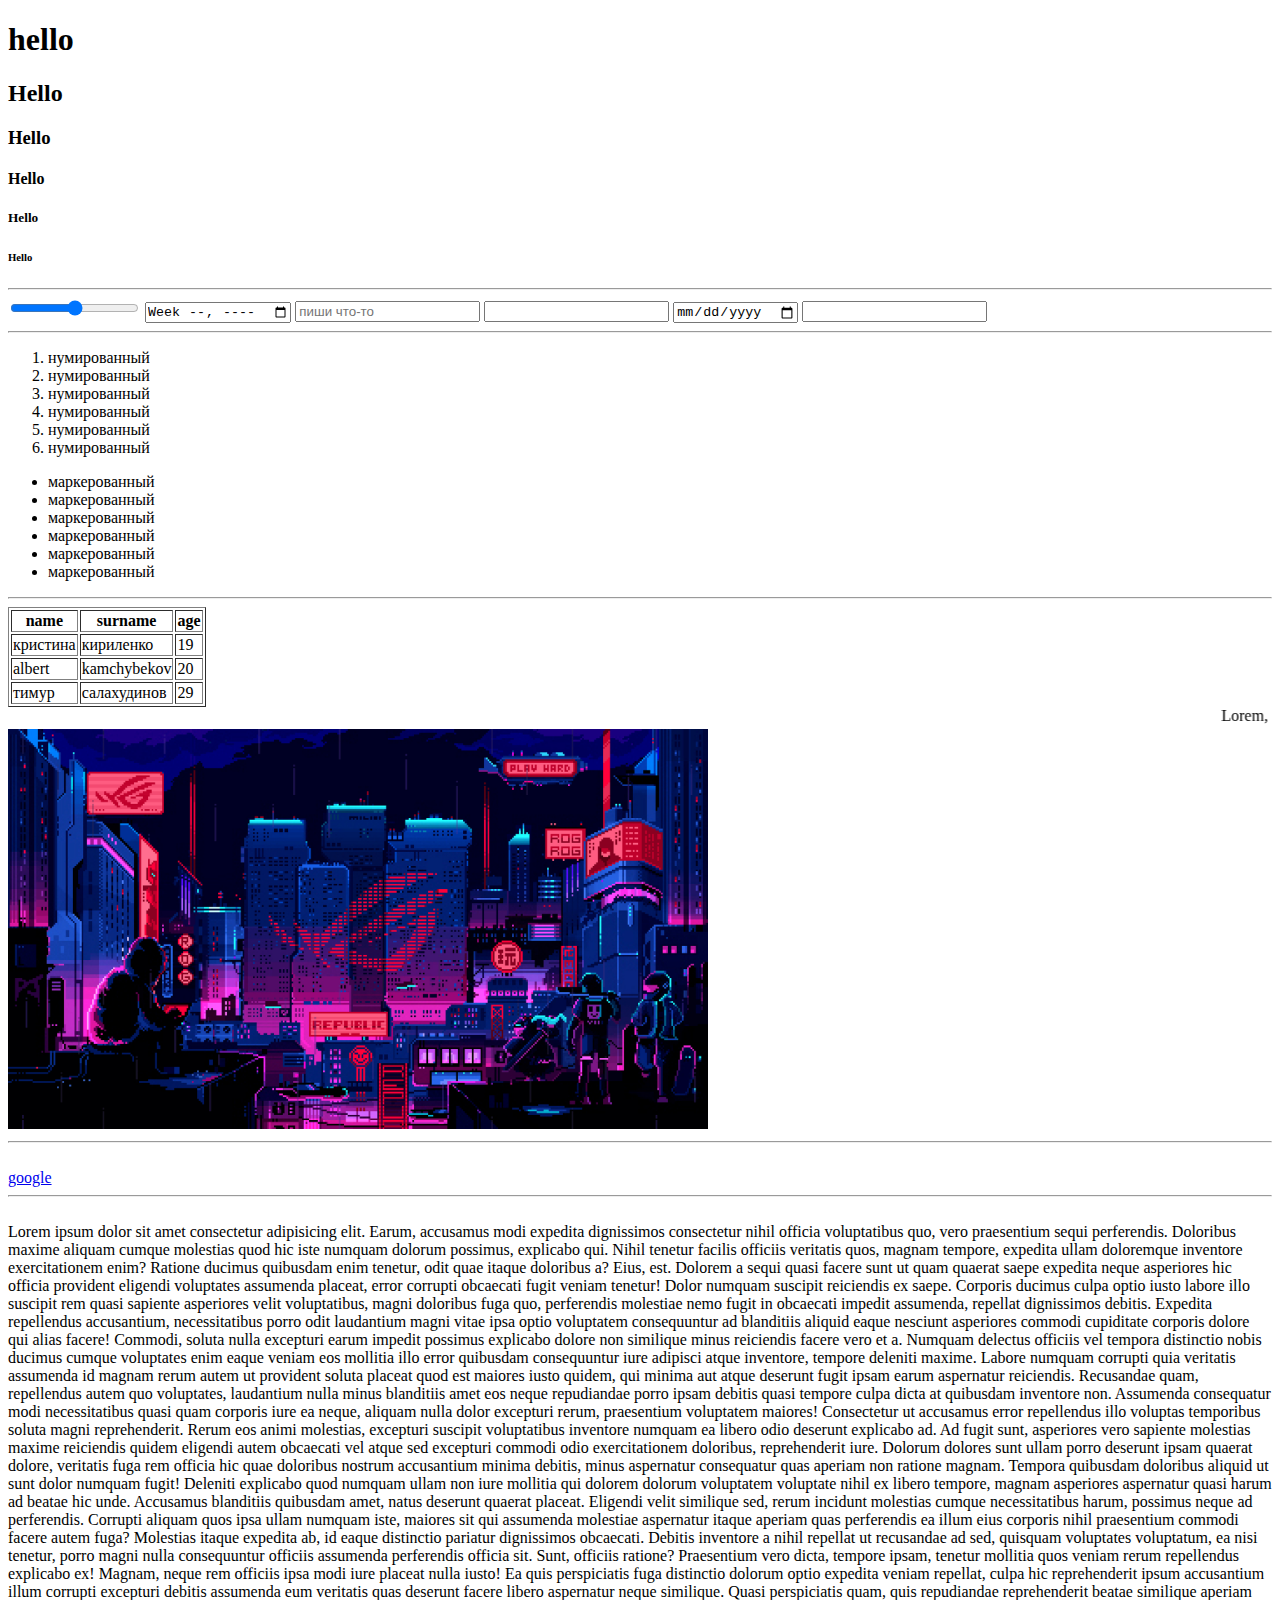
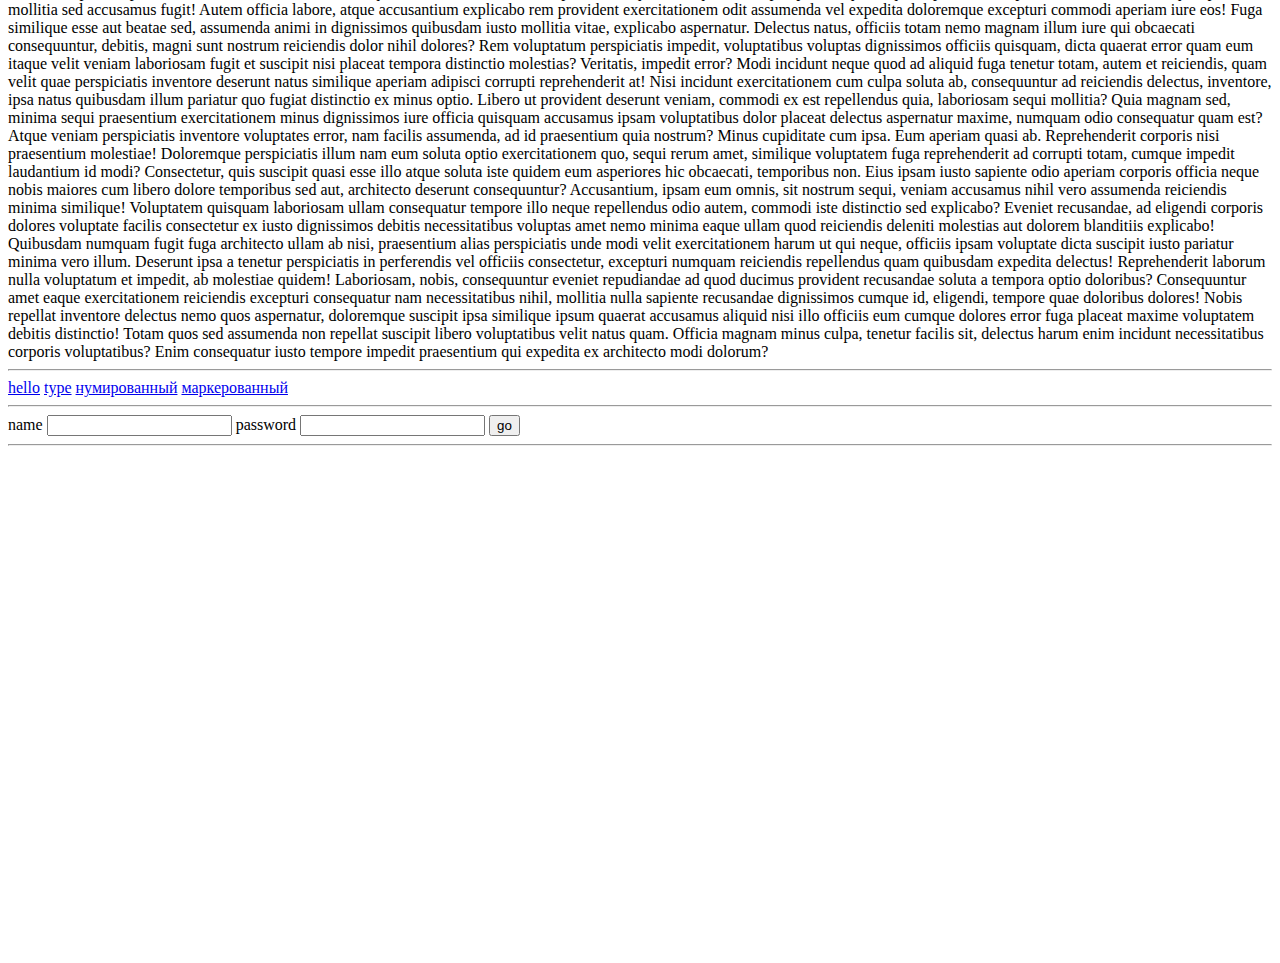
<file: html/week-1/задание.html>
<!DOCTYPE html>
<html lang="en">
  <head>
    <meta charset="UTF-8" />
    <meta name="viewport" content="width=device-width, initial-scale=1.0" />
    <meta http-equiv="X-UA-Compatible" content="ie=edge" />
    <title>Makers Tasks</title>
  </head>
  <body>
    <div id="hello">
    <h1 class="heading">hello</h1> 
    <h2 class="heading">Hello</h2> 
    <h3 class="heading">Hello</h3> 
    <h4 class="heading">Hello</h4> 
    <h5 class="heading">Hello</h5> 
    <h6 class="heading">Hello</h6> 
    </div>
<hr id="type">
<input type="range">
 <input type="week">
 <input type="search" placeholder="пиши что-то">
 <input type="password">
 <input type="date">
 <input type="text">
<hr>
<ol id="нумированный">
    <li>нумированный</li>
    <li>нумированный</li>
    <li>нумированный</li>
    <li>нумированный</li>
    <li>нумированный</li>
    <li>нумированный</li>
</ol>
<ul id="маркерованный">
    <li>маркерованный</li>
    <li>маркерованный</li>
    <li>маркерованный</li>
    <li>маркерованный</li>
    <li>маркерованный</li>
    <li>маркерованный</li>

</ul>
<hr>
<table border="1px solid black" >
    <tr id="blank">
        <th>name</th>
        <th>surname</th>
        <th>age</th>
    </tr>
    <td>кристина</td>
    <td>кириленко</td>
    <td>19</td>
</tr>
<td >albert</td>
<td>kamchybekov</td>
<td>20</td>
</tr>
<td>тимур</td>
<td>салахудинов</td>
<td>29</td>
    </table>
    <marquee behavior="" direction="">Lorem, ipsum dolor sit amet consectetur adipisicing elit. Quae eius voluptatum officia, esse deleniti voluptatibus quaerat et adipisci accusantium laborum corporis maxime sapiente hic dolorem cupiditate totam doloribus expedita. Exercitationem quam quidem ipsum repudiandae provident, asperiores doloremque placeat debitis earum veniam ducimus cupiditate, aperiam suscipit enim libero! Esse officiis fugit magnam, deserunt maxime itaque! Veritatis quo reiciendis ad quos. Officia aperiam in cumque saepe nemo sunt voluptates totam neque, eveniet enim delectus culpa quod tempora et exercitationem quo illum officiis nobis molestias at non sapiente, possimus ex. Vel voluptatibus fugiat quibusdam, explicabo quis laboriosam nisi non facere dolore assumenda aliquam minima distinctio hic aut cumque! Ullam beatae nemo sint ipsum neque! Obcaecati possimus eligendi esse! Quaerat ut totam alias nesciunt, facere quas iste quis sunt, placeat recusandae similique minus nam in reiciendis atque magnam. In deserunt perspiciatis distinctio atque accusantium eaque ipsa impedit. Magnam odio veritatis alias saepe? Vel quasi excepturi veritatis totam, laudantium, reiciendis autem eveniet quis architecto similique ea officia fuga recusandae distinctio voluptatibus! Eveniet doloremque molestiae veniam neque reprehenderit minima voluptates at nesciunt tempore! Optio nihil sint error, harum provident, iste vel sit distinctio sequi officia excepturi sunt praesentium. Esse, obcaecati ex. Pariatur itaque obcaecati perspiciatis fugit. Possimus enim magni blanditiis reprehenderit vel nostrum facilis tempora veniam velit numquam similique fuga quaerat, iure nobis ducimus harum recusandae aliquam modi provident eius non asperiores hic? Tempora nemo ullam necessitatibus ipsam. Tempore earum tempora id architecto temporibus consequuntur vitae corporis, ea impedit illo qui molestias beatae provident consectetur laudantium fugit deleniti veritatis rerum eveniet voluptatem fuga debitis, sit tenetur hic. Dolores iste optio ratione deserunt provident unde quidem nobis iusto magni totam facere suscipit necessitatibus aspernatur delectus fugit, at accusantium soluta! Sapiente ducimus blanditiis inventore sint at quos! Deserunt, molestias consequatur quasi totam sed quidem distinctio aliquid quod delectus facere accusantium ab modi tempore veniam tenetur odit repellat ratione consectetur nostrum libero. Quo voluptatem, praesentium obcaecati aliquid totam delectus maiores dignissimos ipsa deleniti quia voluptas modi! Quisquam in suscipit deserunt saepe, reiciendis quos omnis quod, quo vitae hic iure reprehenderit labore maxime sint dolore, maiores dolorem numquam deleniti placeat. Saepe delectus soluta tempore praesentium culpa possimus voluptate dicta doloribus officia corporis et laboriosam, cupiditate maiores sint, accusamus rerum dignissimos at? Quod vitae tenetur molestiae possimus sed, provident veritatis fuga perferendis ut neque voluptatem, praesentium fugit quis dolorem porro, tempora saepe nobis error dolorum quae incidunt esse pariatur! Dignissimos accusantium quam ab repellendus quibusdam earum mollitia et assumenda dolores quisquam maiores tempore dicta illum nesciunt odio, laboriosam molestias officia voluptatibus ad nobis. Ullam voluptatem beatae aperiam in asperiores explicabo possimus deleniti sapiente deserunt, modi, dolores corporis ratione nesciunt libero ad ipsum iste molestias quia quibusdam? Necessitatibus minima assumenda reprehenderit dicta dolor? Cupiditate aperiam ex magnam laudantium dolores commodi enim magni similique consequuntur quae dolorem, ipsa ratione excepturi quam labore veritatis dignissimos reiciendis consequatur et saepe aspernatur rem vero, rerum deleniti. Sint eligendi aliquid deserunt earum aut illo saepe fugiat ab expedita, cum minima quasi magnam neque sit. Ut, in earum.</marquee>

    <img src="./8-bit City_1920x1080.jpg" alt="8-bit" height="400" width="700">
    <hr><br>

    <a href="https://www.google.com/" target="_blank">google</a>
<!-- открывает новую вкладку -->
<hr><br>
Lorem ipsum dolor sit amet consectetur adipisicing elit. Earum, accusamus modi expedita dignissimos consectetur nihil officia voluptatibus quo, vero praesentium sequi perferendis. Doloribus maxime aliquam cumque molestias quod hic iste numquam dolorum possimus, explicabo qui. Nihil tenetur facilis officiis veritatis quos, magnam tempore, expedita ullam doloremque inventore exercitationem enim? Ratione ducimus quibusdam enim tenetur, odit quae itaque doloribus a? Eius, est. Dolorem a sequi quasi facere sunt ut quam quaerat saepe expedita neque asperiores hic officia provident eligendi voluptates assumenda placeat, error corrupti obcaecati fugit veniam tenetur! Dolor numquam suscipit reiciendis ex saepe. Corporis ducimus culpa optio iusto labore illo suscipit rem quasi sapiente asperiores velit voluptatibus, magni doloribus fuga quo, perferendis molestiae nemo fugit in obcaecati impedit assumenda, repellat dignissimos debitis. Expedita repellendus accusantium, necessitatibus porro odit laudantium magni vitae ipsa optio voluptatem consequuntur ad blanditiis aliquid eaque nesciunt asperiores commodi cupiditate corporis dolore qui alias facere! Commodi, soluta nulla excepturi earum impedit possimus explicabo dolore non similique minus reiciendis facere vero et a. Numquam delectus officiis vel tempora distinctio nobis ducimus cumque voluptates enim eaque veniam eos mollitia illo error quibusdam consequuntur iure adipisci atque inventore, tempore deleniti maxime. Labore numquam corrupti quia veritatis assumenda id magnam rerum autem ut provident soluta placeat quod est maiores iusto quidem, qui minima aut atque deserunt fugit ipsam earum aspernatur reiciendis. Recusandae quam, repellendus autem quo voluptates, laudantium nulla minus blanditiis amet eos neque repudiandae porro ipsam debitis quasi tempore culpa dicta at quibusdam inventore non. Assumenda consequatur modi necessitatibus quasi quam corporis iure ea neque, aliquam nulla dolor excepturi rerum, praesentium voluptatem maiores! Consectetur ut accusamus error repellendus illo voluptas temporibus soluta magni reprehenderit. Rerum eos animi molestias, excepturi suscipit voluptatibus inventore numquam ea libero odio deserunt explicabo ad. Ad fugit sunt, asperiores vero sapiente molestias maxime reiciendis quidem eligendi autem obcaecati vel atque sed excepturi commodi odio exercitationem doloribus, reprehenderit iure. Dolorum dolores sunt ullam porro deserunt ipsam quaerat dolore, veritatis fuga rem officia hic quae doloribus nostrum accusantium minima debitis, minus aspernatur consequatur quas aperiam non ratione magnam. Tempora quibusdam doloribus aliquid ut sunt dolor numquam fugit! Deleniti explicabo quod numquam ullam non iure mollitia qui dolorem dolorum voluptatem voluptate nihil ex libero tempore, magnam asperiores aspernatur quasi harum ad beatae hic unde. Accusamus blanditiis quibusdam amet, natus deserunt quaerat placeat. Eligendi velit similique sed, rerum incidunt molestias cumque necessitatibus harum, possimus neque ad perferendis. Corrupti aliquam quos ipsa ullam numquam iste, maiores sit qui assumenda molestiae aspernatur itaque aperiam quas perferendis ea illum eius corporis nihil praesentium commodi facere autem fuga? Molestias itaque expedita ab, id eaque distinctio pariatur dignissimos obcaecati. Debitis inventore a nihil repellat ut recusandae ad sed, quisquam voluptates voluptatum, ea nisi tenetur, porro magni nulla consequuntur officiis assumenda perferendis officia sit. Sunt, officiis ratione? Praesentium vero dicta, tempore ipsam, tenetur mollitia quos veniam rerum repellendus explicabo ex! Magnam, neque rem officiis ipsa modi iure placeat nulla iusto! Ea quis perspiciatis fuga distinctio dolorum optio expedita veniam repellat, culpa hic reprehenderit ipsum accusantium illum corrupti excepturi debitis assumenda eum veritatis quas deserunt facere libero aspernatur neque similique. Quasi perspiciatis quam, quis repudiandae reprehenderit beatae similique aperiam mollitia sed accusamus fugit! Autem officia labore, atque accusantium explicabo rem provident exercitationem odit assumenda vel expedita doloremque excepturi commodi aperiam iure eos! Fuga similique esse aut beatae sed, assumenda animi in dignissimos quibusdam iusto mollitia vitae, explicabo aspernatur. Delectus natus, officiis totam nemo magnam illum iure qui obcaecati consequuntur, debitis, magni sunt nostrum reiciendis dolor nihil dolores? Rem voluptatum perspiciatis impedit, voluptatibus voluptas dignissimos officiis quisquam, dicta quaerat error quam eum itaque velit veniam laboriosam fugit et suscipit nisi placeat tempora distinctio molestias? Veritatis, impedit error? Modi incidunt neque quod ad aliquid fuga tenetur totam, autem et reiciendis, quam velit quae perspiciatis inventore deserunt natus similique aperiam adipisci corrupti reprehenderit at! Nisi incidunt exercitationem cum culpa soluta ab, consequuntur ad reiciendis delectus, inventore, ipsa natus quibusdam illum pariatur quo fugiat distinctio ex minus optio. Libero ut provident deserunt veniam, commodi ex est repellendus quia, laboriosam sequi mollitia? Quia magnam sed, minima sequi praesentium exercitationem minus dignissimos iure officia quisquam accusamus ipsam voluptatibus dolor placeat delectus aspernatur maxime, numquam odio consequatur quam est? Atque veniam perspiciatis inventore voluptates error, nam facilis assumenda, ad id praesentium quia nostrum? Minus cupiditate cum ipsa. Eum aperiam quasi ab. Reprehenderit corporis nisi praesentium molestiae! Doloremque perspiciatis illum nam eum soluta optio exercitationem quo, sequi rerum amet, similique voluptatem fuga reprehenderit ad corrupti totam, cumque impedit laudantium id modi? Consectetur, quis suscipit quasi esse illo atque soluta iste quidem eum asperiores hic obcaecati, temporibus non. Eius ipsam iusto sapiente odio aperiam corporis officia neque nobis maiores cum libero dolore temporibus sed aut, architecto deserunt consequuntur? Accusantium, ipsam eum omnis, sit nostrum sequi, veniam accusamus nihil vero assumenda reiciendis minima similique! Voluptatem quisquam laboriosam ullam consequatur tempore illo neque repellendus odio autem, commodi iste distinctio sed explicabo? Eveniet recusandae, ad eligendi corporis dolores voluptate facilis consectetur ex iusto dignissimos debitis necessitatibus voluptas amet nemo minima eaque ullam quod reiciendis deleniti molestias aut dolorem blanditiis explicabo! Quibusdam numquam fugit fuga architecto ullam ab nisi, praesentium alias perspiciatis unde modi velit exercitationem harum ut qui neque, officiis ipsam voluptate dicta suscipit iusto pariatur minima vero illum. Deserunt ipsa a tenetur perspiciatis in perferendis vel officiis consectetur, excepturi numquam reiciendis repellendus quam quibusdam expedita delectus! Reprehenderit laborum nulla voluptatum et impedit, ab molestiae quidem! Laboriosam, nobis, consequuntur eveniet repudiandae ad quod ducimus provident recusandae soluta a tempora optio doloribus? Consequuntur amet eaque exercitationem reiciendis excepturi consequatur nam necessitatibus nihil, mollitia nulla sapiente recusandae dignissimos cumque id, eligendi, tempore quae doloribus dolores! Nobis repellat inventore delectus nemo quos aspernatur, doloremque suscipit ipsa similique ipsum quaerat accusamus aliquid nisi illo officiis eum cumque dolores error fuga placeat maxime voluptatem debitis distinctio! Totam quos sed assumenda non repellat suscipit libero voluptatibus velit natus quam. Officia magnam minus culpa, tenetur facilis sit, delectus harum enim incidunt necessitatibus corporis voluptatibus? Enim consequatur iusto tempore impedit praesentium qui expedita ex architecto modi dolorum?

<br><hr>

<a href="#hello">hello</a> 
<a href="#type">type</a>
<a href="#нумированный">нумированный</a>
<a href="#маркерованный">маркерованный</a>
<br><hr>
<form action="mailto:" enctype="text/plain">
    <label for="">
        name
        <input type="text" name="name" required>
    </label>
    <label for="">
        password
        <input type="password" name="password" required>
    </label>
    <button type="submit">go</button>
</form>
<hr><br>
<iframe width="853" height="480" src="https://www.youtube.com/embed/1_g64bsJAOQ" title="Распаковка Apple Watch Series 8 и SE2! Вот теперь реально все очень плохо!" frameborder="0" allow="accelerometer; autoplay; clipboard-write; encrypted-media; gyroscope; picture-in-picture" allowfullscreen></iframe>

  </body>
</html>
</file>
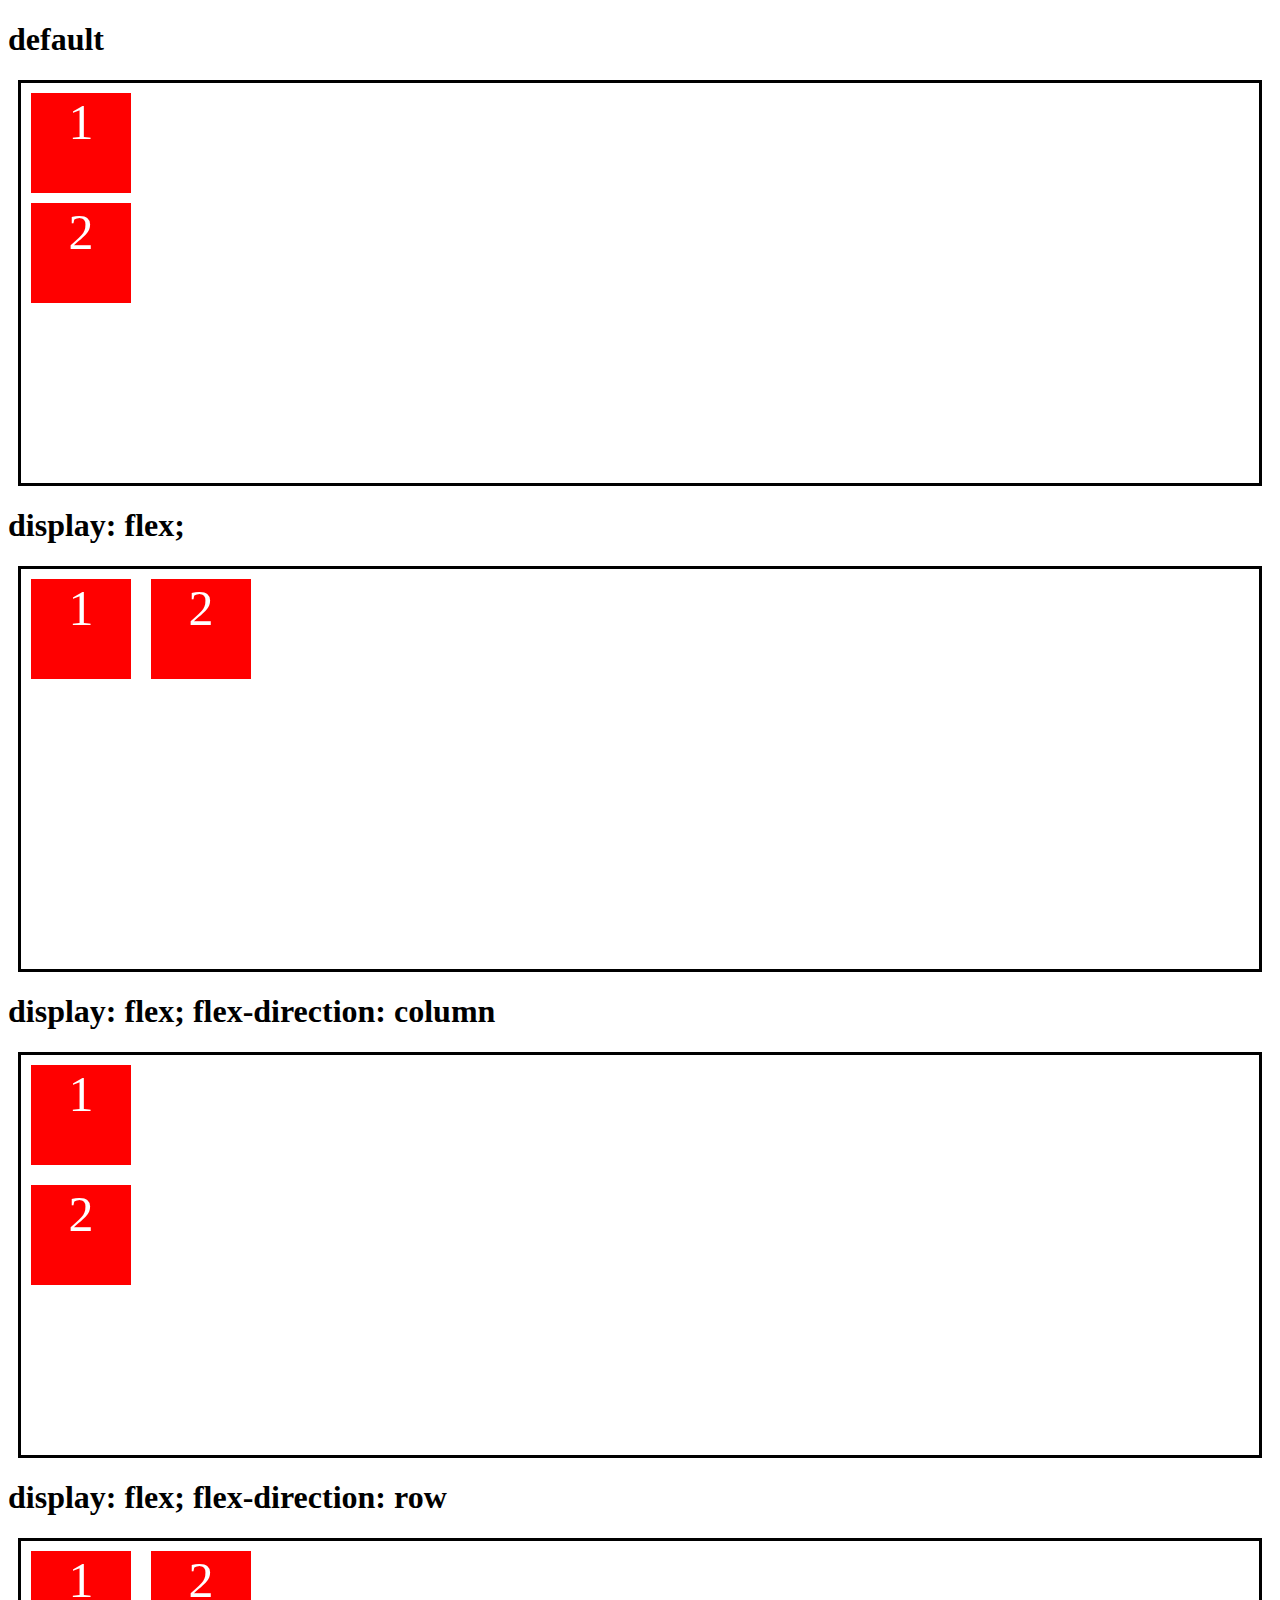
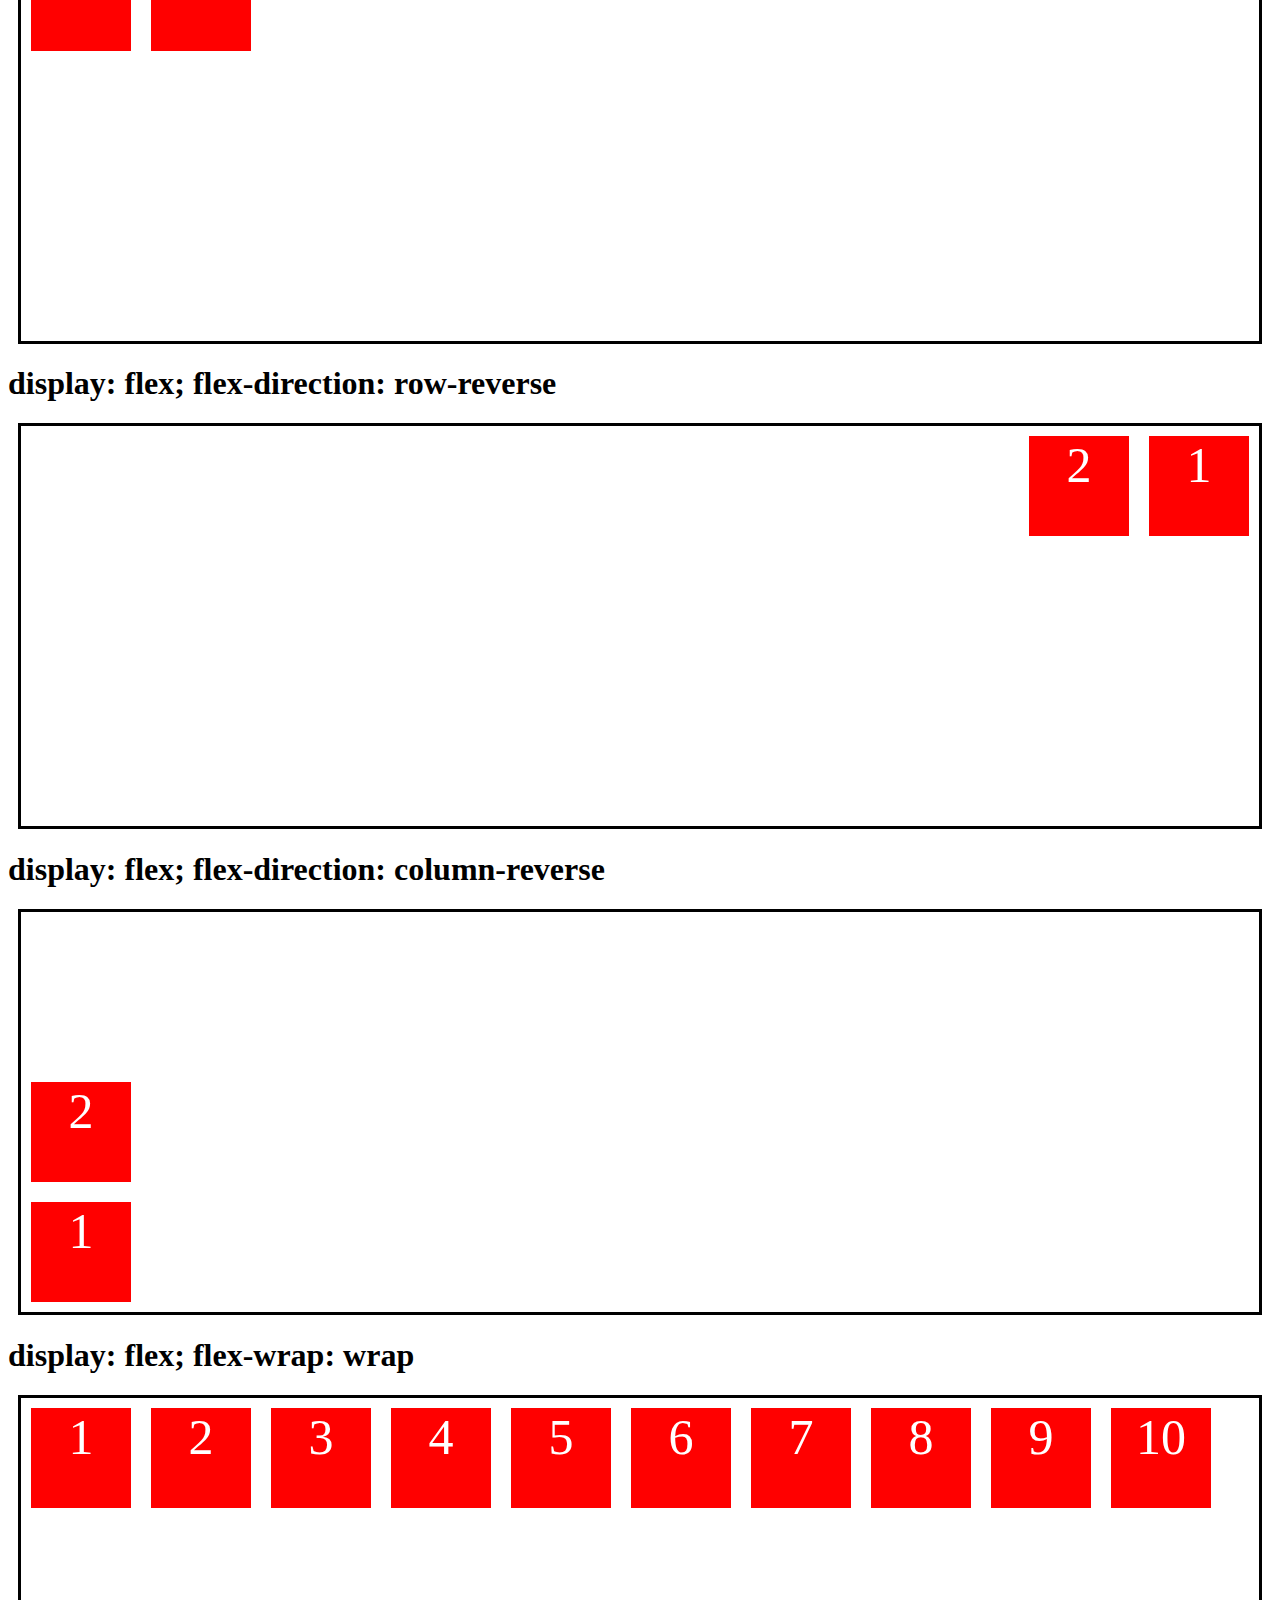
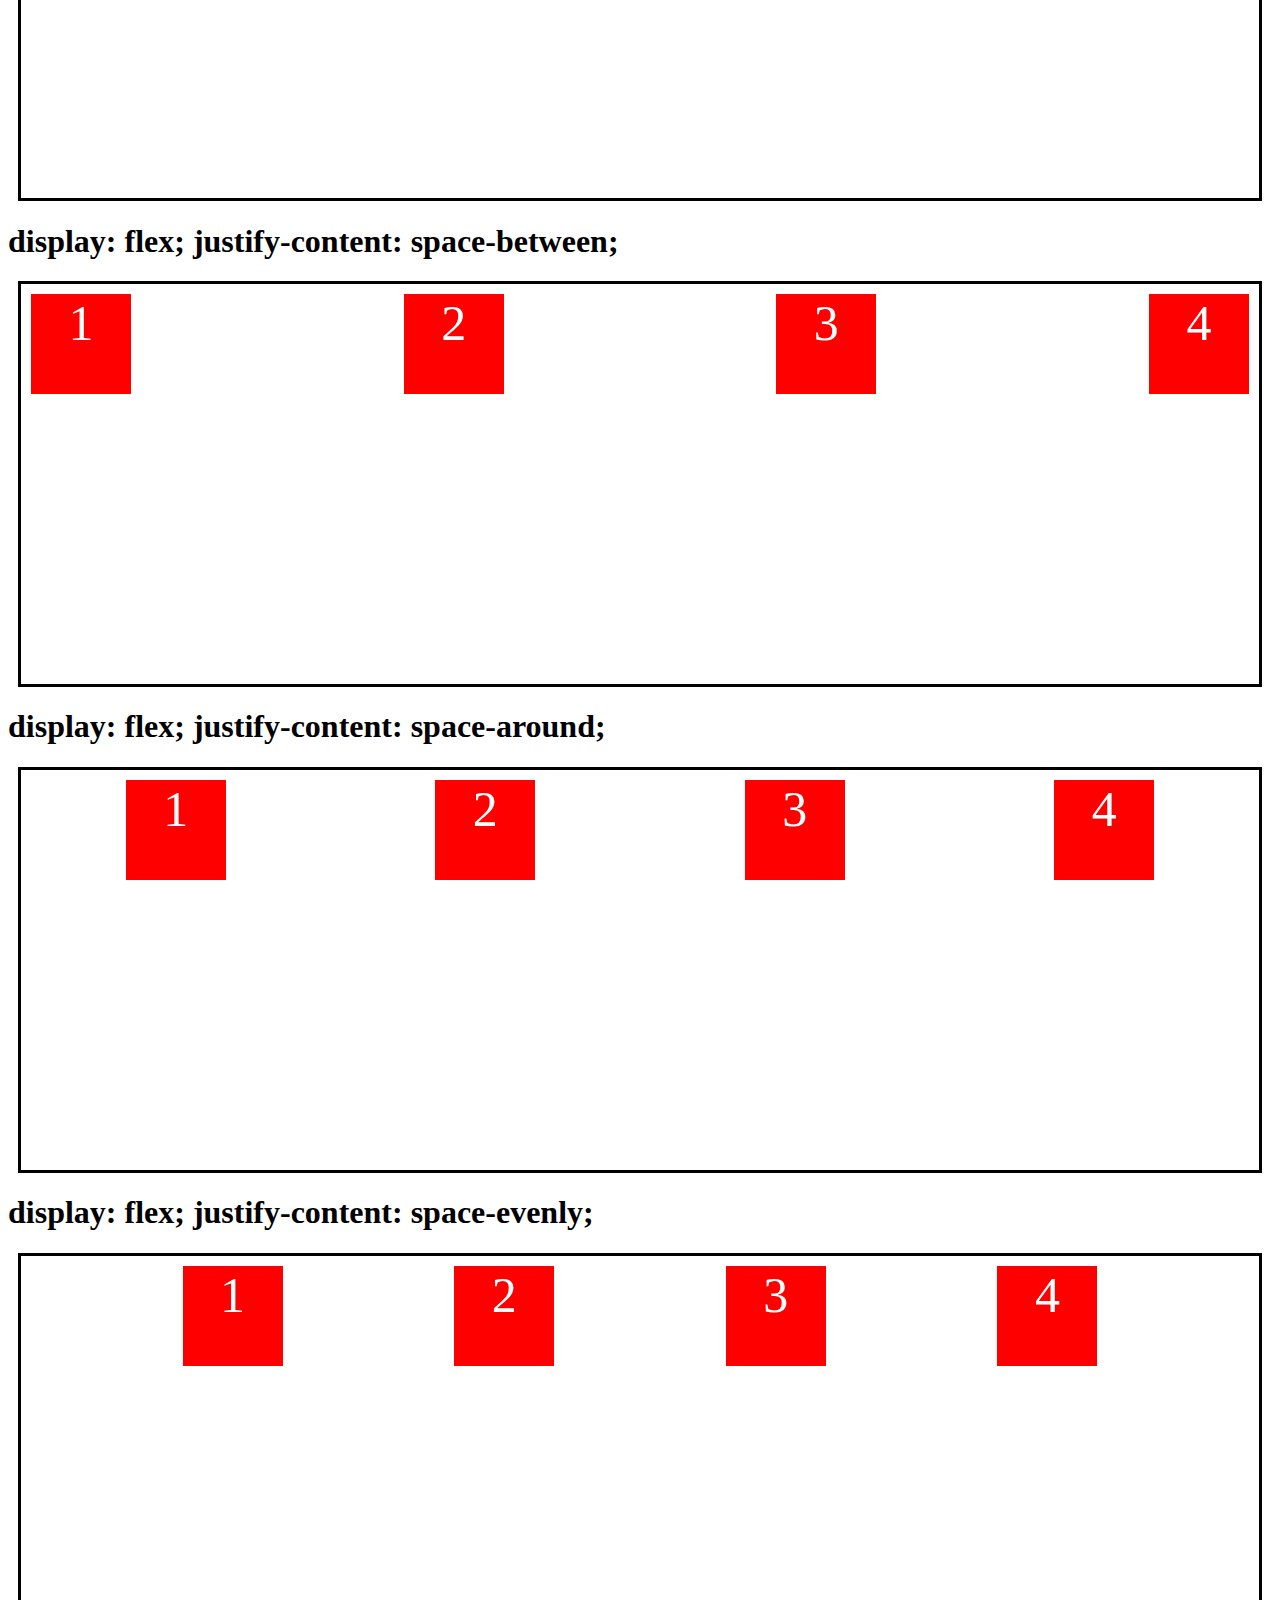
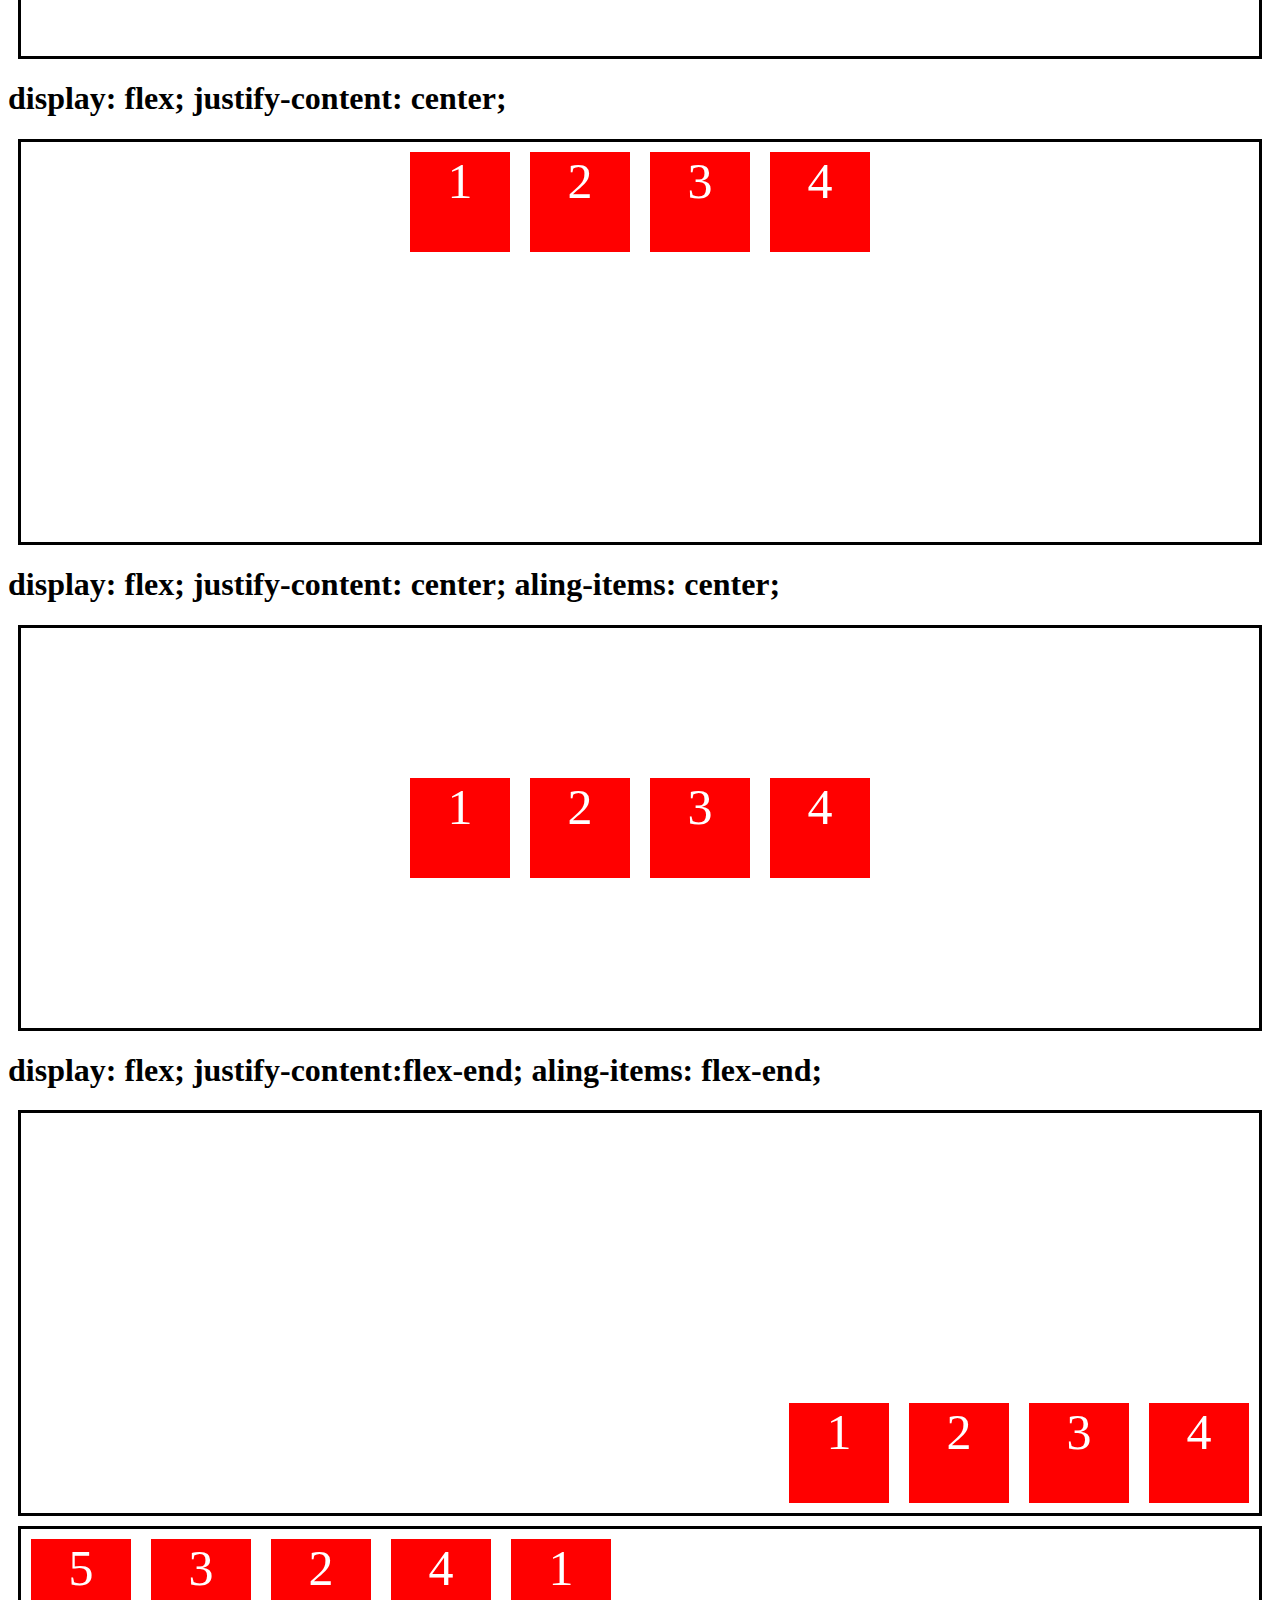
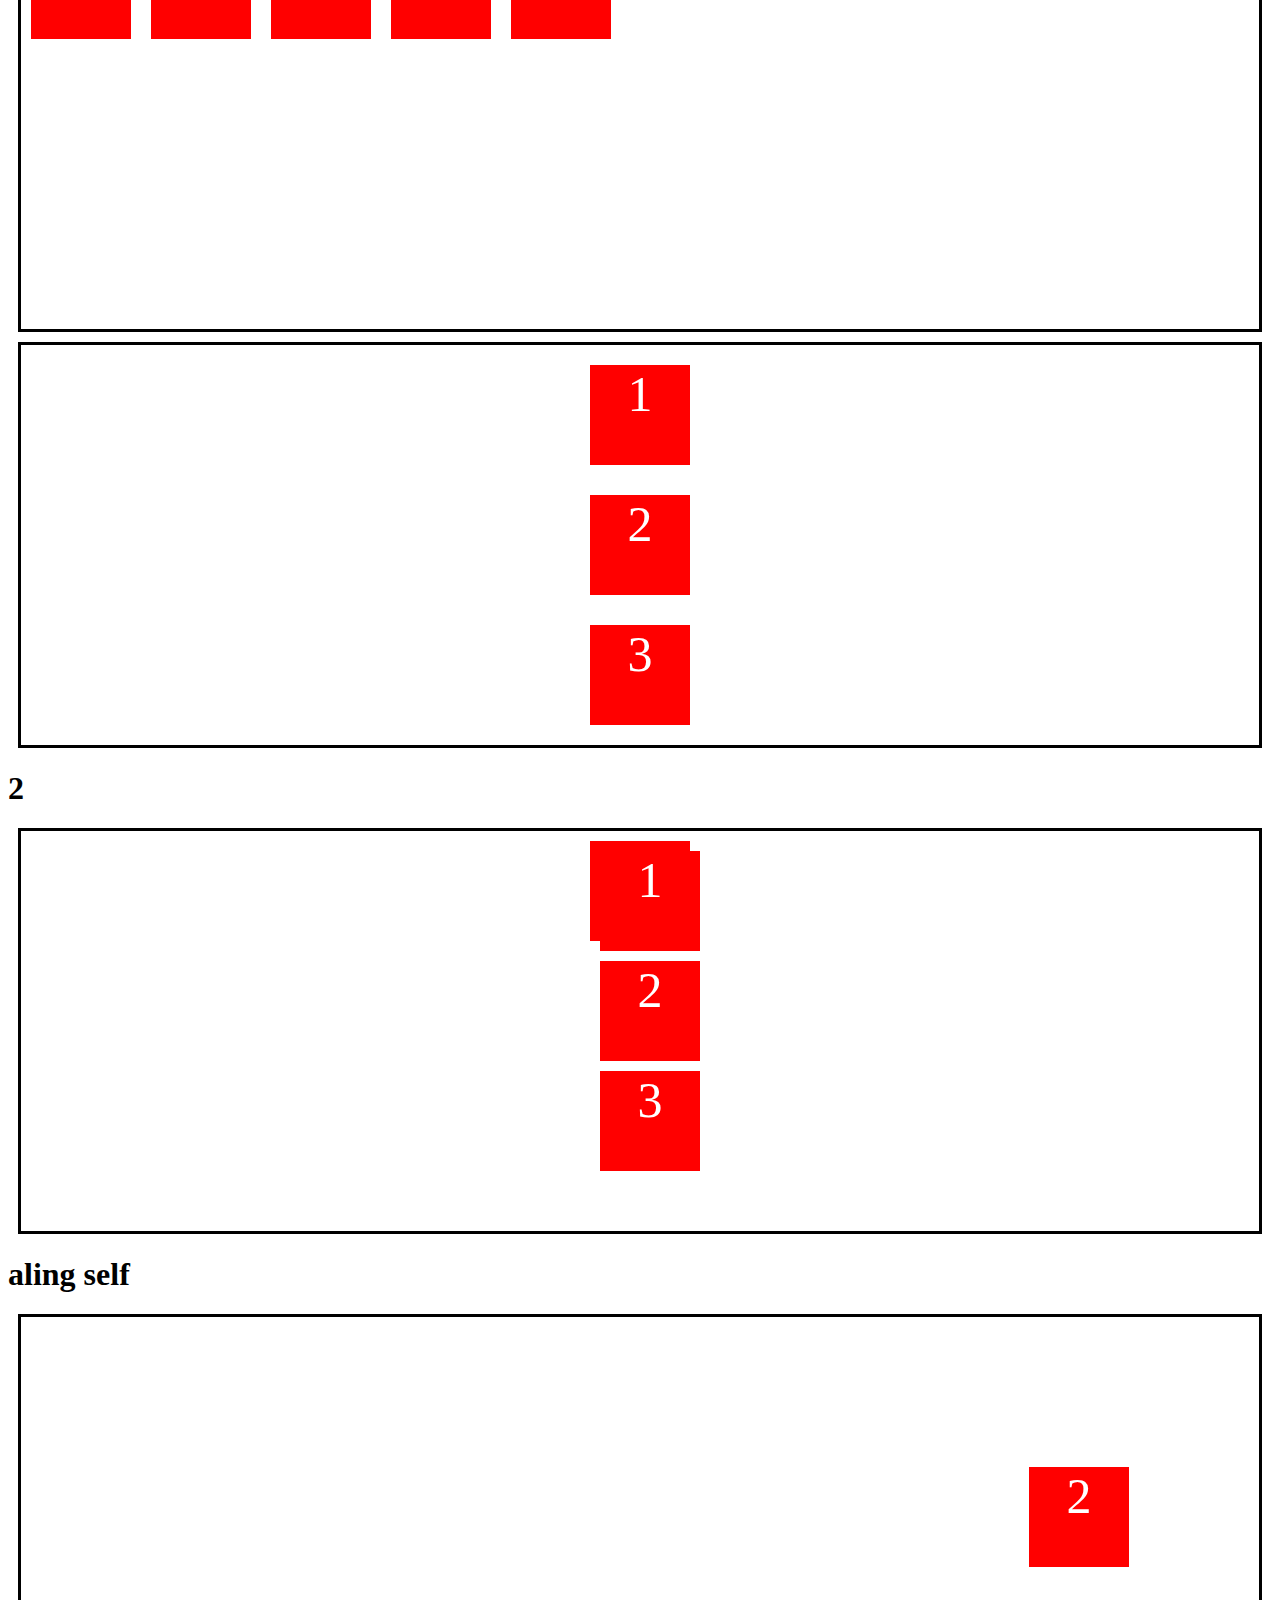
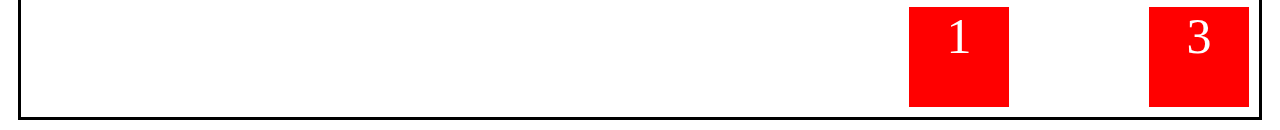
<file: html/week-2/Flexbox.html>
<!-- Основная идея флексов - гибкое распределение места между элементами. --> 
<!-- флекс-контейнер - родительский элемент, к которому навешивается свойство родителя --> 
<!-- ось основная - ось х, попперечная ось - y --> 
<!-- слева направо, сверху вниз --> 
<!-- flex-direction -- свойство управления направления осей --> 
<!DOCTYPE html> 
<html lang="en"> 
<head> 
    <meta charset="UTF-8"> 
    <meta http-equiv="X-UA-Compatible" content="IE=edge"> 
    <meta name="viewport" content="width=device-width, initial-scale=1.0"> 
    <title>flexbox</title> 
    <link rel="stylesheet" href="./Flexbox.css"> 
</head> 
<body> 
    <h1>default</h1> 
    <div class="parent"> 
        <div>1</div> 
        <div>2</div> 
    </div> 
<!-- 1 пример делает с брочного строчный--> 
    <h1>display: flex;</h1> 
    <div class="parent example-1"> 
        <div>1</div> 
        <div>2</div> 
    </div> 
<!-- 2 пример меняем по осям --> 
    <h1>display: flex; flex-direction: column</h1> 
    <div class="parent example-2"> 
        <div>1</div> 
        <div>2</div> 
    </div> 
 
    <!--3 пример  --> 
    <h1>display: flex; flex-direction: row</h1> 
    <div class="parent example-3"> 
        <div>1</div> 
        <div>2</div> 
    </div> 
    <!-- 4 пример --> 
    <h1>display: flex; flex-direction: row-reverse</h1> 
    <div class="parent example-4"> 
        <div>1</div> 
        <div>2</div> 
        </div> 
 
        <!-- 5 пример --> 
        <h1>display: flex; flex-direction: column-reverse</h1> 
        <div class="parent example-5"> 
            <div>1</div> 
            <div>2</div> 
            </div> 
            <!-- 6 пример --> 
            <h1>display: flex; flex-wrap: wrap</h1> 
        <div class="parent example-6"> 
            <div>1</div> 
            <div>2</div> 
            <div>3</div> 
            <div>4</div> 
            <div>5</div> 
            <div>6</div> 
            <div>7</div> 
            <div>8</div> 
            <div>9</div> 
            <div>10</div> 
            <!-- div{$}*10 --> 
            </div> 
            <!-- 7 пример --> 
            <h1>display: flex; justify-content: space-between;</h1> 
            <!-- расставляет блоки в строку по оси x, с определенным для него отступом --> 
            <div class="parent example-7"> 
                <div>1</div> 
                <div>2</div> 
                <div>3</div> 
                <div>4</div> 
                </div> 
                <!-- 8 пример --> 
                <h1>display: flex; justify-content: space-around;</h1> 
                <div class="parent example-8"> 
                    <div>1</div> 
                    <div>2</div> 
                    <div>3</div> 
                    <div>4</div> 
                    </div> 
                        <!-- 9 пример --> 
                <h1>display: flex; justify-content: space-evenly;</h1> 
                <div class="parent example-9"> 
                    <div>1</div> 
                    <div>2</div> 
                    <div>3</div> 
                    <div>4</div> 
                    </div> 
                          <!-- 10 пример --> 
                <h1>display: flex; justify-content: center;</h1> 
                <div class="parent example-10"> 
                    <div>1</div> 
                    <div>2</div> 
                    <div>3</div> 
                    <div>4</div> 
                    </div> 
                    <!-- 11 пример -->
                <h1>display: flex; justify-content: center; aling-items: center;</h1> 
                <div class="parent example-11"> 
                    <div>1</div> 
                    <div>2</div> 
                    <div>3</div> 
                    <div>4</div> 
                    </div>
                    <!-- 12 -->
                    <h1>display: flex; justify-content:flex-end; aling-items: flex-end;</h1> 
                <div class="parent example-12"> 
                    <div>1</div> 
                    <div>2</div> 
                    <div>3</div> 
                    <div>4</div> 
                    </div>
                    <!-- order -->
                    <div class="parent example-13">
                        <div id="first">1</div>
                        <div>2</div>
                        <div id="three">3</div>
                        <div>4</div>
                        <div id="fi">5</div>
                    </div>
                    <!-- day2 -->
                    <div class="parent example-14">
                        <div>1</div>
                        <div>2</div>
                        <div>3</div>
                    </div>
                    <!-- primer 2 -->
                    <h1>2</h1>
                    <div class="parent example-15">
                       <div>
                        <div>1</div>
                        <div>2</div>
                        <div>3</div>
                       </div>
                    </div>
                    <!-- aling-self -->
                    <h1>aling self</h1>
                    <div class="parent example-16">
                        <div>1</div>
                        <div id="second">2</div>
                        <div>3</div>
                    </div>



                    <!-- псевдоклассы -->
</body> 
</html>
</file>
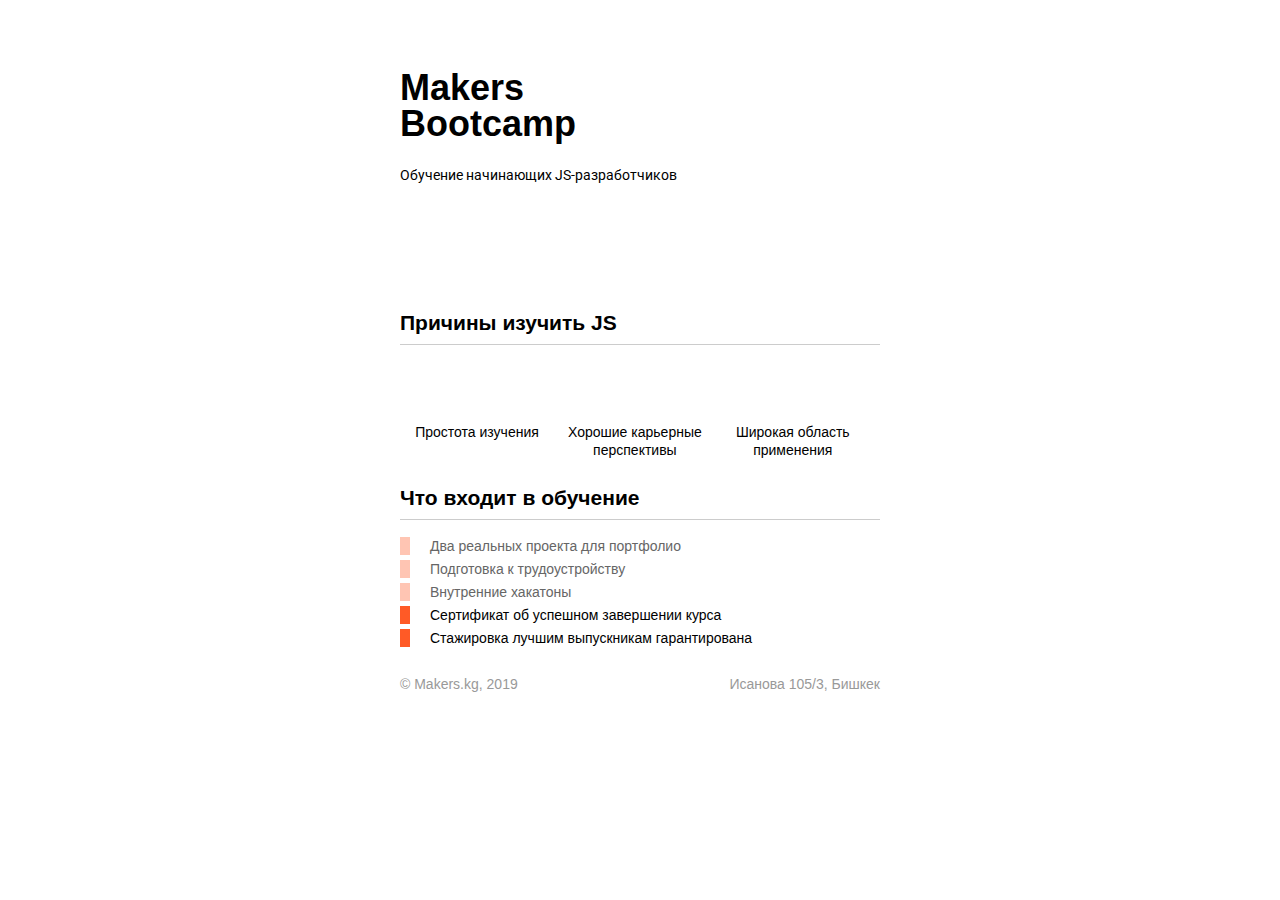
<file: html/week-1/lesson 2/index..html>
<!DOCTYPE html> 
<html lang="ru"> 
  <head> 
    <meta charset="utf-8" /> 
    <link rel="stylesheet" href="./css/style.css" /> 
    <title>Makers Bootcamp</title> 
    <link rel="preconnect" href="https://fonts.gstatic.com" crossorigin /> 
    <link 
      href="https://fonts.googleapis.com/css2?family=Roboto:ital,wght@1,500&display=swap" 
      rel="stylesheet" 
    /> 
  </head> 
  <body> 
    <div class="container"> 
      <header class="site-header"> 
        <h1>Makers Bootcamp</h1> 
        <p>Обучение начинающих JS-разработчиков</p> 
      </header> 
 
      <div class="features"> 
        <h2>Причины изучить JS</h2> 
        <p class="feature-simple">Простота изучения</p> 
        <p class="feature-growth">Хорошие карьерные перспективы</p> 
        <p class="feature-wide">Широкая область применения</p> 
      </div> 
 
      <div class="skills"> 
        <h2>Что входит в обучение</h2> 
        <ul class="skills-list"> 
          <li class="skills-item standart"> 
            Два реальных проекта для портфолио 
          </li> 
          <li class="skills-item standart" skills-item> 
            Подготовка к трудоустройству 
          </li> 
          <li class="skills-item standart">Внутренние хакатоны</li> 
          <li class="skills-item vip"> 
            Сертификат об успешном завершении курса 
          </li> 
          <li class="skills-item vip"> 
            Стажировка лучшим выпускникам гарантирована 
          </li> 
        </ul> 
      </div> 
 
      <footer class="site-footer"> 
        <p>© Makers.kg, 2019</p> 
        <p>Исанова 105/3, Бишкек</p> 
      </footer> 
    </div> 
  </body> 
</html>
</file>
<file: html/maket3 albert/style.css>
* {
  margin: 0%;
  padding: 0%;
  box-sizing: border-box;
  font-family: "Roboto", sans-serif;
}


nav {
  margin: 30px 20px;
}

.icon-logo {
  display: inline-block;
  margin-left: 50px;
}

.auth {
  display: inline-block;
  margin-left: 378px;
}

#get {
  
  height: 48px;
  left: 1106px;
  top: 48px;
  background: #ece5ff;
  border: 0;
  color: #794cff;
}

.links {
  display: inline-block;
  margin-left: 350px;
}

.links span {
  margin: 0 20px;
}

.btns {
  margin: 116px;
  margin-left: 590px;
}

#btn-1 {
  height: 32px;
  width: 108px;
  border-radius: 100px;
  background: #81c43b;
  border: 0;
  color: white;
  position: absolute;
  z-index: 1;
}

#btn-2 {
  margin-left: 70px;
  position: relative;
  height: 32px;
  width: 209px;
  background: #f2f9eb;
  border-radius: 0px 100px 100px 0px;
  border: 0;
  color: #35414b;
}
h1 {
  font-size: 64px;
  font-weight: 600;
  line-height: 72px;
  letter-spacing: 0em;
  color: #35414b;
  text-align: center;
}
h2 {
  font-size: 16px;
  margin: 24px;
  text-align: center;
  color: #4e5a65;
  font-style: normal;
  font-weight: 400;
  line-height: 16px;
}
.field {
  margin-top: 48px;
  margin: 24px;
  margin-left: 540px;
}

#name {
  padding-left: 20px;
  position: relative;
  font-style: normal;
  color: #97a5b5;
  height: 52px;
  width: 290px;
  background: #ffffff;
  border: 1px solid #e1e5ea;
  border-radius: 4px 0px 0px 4px;
}
#click {
  position: absolute;
  z-index: 1;
  height: 52px;
  width: 150px;
  background: #794cff;
  border: 1px solid #794cff;
  border-radius: 0px 4px 4px 0px;
}



#graph {
  height: 654.29px;
  display: inline-block;
  margin-left: 250px;
  width: 920px;
}

.best {
  color: #4e5a65;
  margin: 20px;
  text-align: center;

}
#team {
  margin-top: 71px;
  text-align: center;
  display: block;
  font-size: 16px;
  color: #4e5a65;
  font-style: mixed;
  font-weight: 400;
  line-height: 16px;
}
#ten {
  font-weight: 700;
}

.container {
  margin: 10px;
}
.icons-2 {
  display: inline-block;
  margin-left: 280px;
}
#icon-2 {
  border: 0;
  background-color: white;
}

.icons-3 {
  display: inline-block;
  margin-left: 127px;
}
#icon-3 {
  border: 0;
  background-color: white;
}

.icons-4 {
  display: inline-block;
  margin-left: 127px;
}
#icon-4 {
  border: 0;
  background-color: white;
}
.icons-5 {
  display: inline-block;
  margin-left: 139px;
}
#icon-5 {
  border: 0;
  background-color: white;
}
.icons-6 {
  display: inline-block;
  margin-left: 139px;
  margin-bottom: 80px;
}
#icon-6 {
  border: 0;
  background-color: white;
  height: 100px;
}


.background {
  background: #f0ebfa;
  display: flex;
  width: 1519px;
  height: 640px;
  border: 1px dashed #f0ebfa;
}
#group25 {
  margin-bottom: 61px;
  margin-top: 61px;
  display: inline-block;
  margin-left: 120px;
}

#vl {
  margin-left: 80px;
  margin-top: 77px;
  border-left: 8px solid #794cff;
  height: 128px;
}

.block-with-comment {
  margin-top: 77px;
}

.border {
  border: 1px solid #f6f3fc;
  width: 372px;
  height: 128px;
}
.margin {
  margin: 2px;
}
#first {
  font-weight: 600;
  color: #35414b;
  height: 18px;
  size: 18px;
  margin-left: 24px;
  margin-top: 26px;
}
#one {
  font-weight: 400;
  size: 16px;
  color: #4e5a65;
  height: 48px;
  width: 300px;
  margin-left: 1px;
}

.margin2 {
  margin-top: 210px;
}

#second {
  font-weight: 600;
  color: #35414b;
  height: 18px;
  size: 18px;
  margin-left: -345px;
  margin-top: 26px;
}
#two {
  font-weight: 400;
  margin-top: 10px;
  size: 16px;
  color: #4e5a65;
  height: 48px;
  width: 308px;
  margin-left: -1px;
}

.ln {
  margin: 333px;
  margin-left: -380px;
}
#line {
  width: 372px;
  height: 0px;
  border: 1px solid red;
}

.margin3 {
  font-weight: 600;
  margin-top: -45px;
}

#third {
  color: #35414b;
  height: 18px;
  size: 18px;
  margin-left: -345px;
  margin-top: 411px;
}
#three {
  font-weight: 400;
  margin-top: 10px;
  size: 16px;
  color: #4e5a65;
  height: 48px;
  width: 308px;
  margin-left: -1px;
}

.ln2 {
  margin: 460px;
  margin-left: -700px;
}
#line2 {
  width: 372px;
  height: 0px;
  border: 1px solid red;
}

.margin4 {
  font-weight: 600;
  margin-top: -45px;
  margin-bottom: 77px;
}

#fourth {
  color: #35414b;
  height: 18px;
  size: 18px;
  margin-left: -345px;
  margin-top: 550px;
}
#four {
  font-weight: 400;
  margin-top: 10px;
  size: 16px;
  color: #4e5a65;
  height: 48px;
  width: 308px;
  margin-left: -1px;
}

.make {
  margin: 100px;
  width: 100px;
  height: 100px;
  background-color: red;
  margin-bottom: 400px;
  display: inline-block;
  vertical-align: bottom;
}

.block-margin {
  margin-top: 100px;
}
h3 {
  font-size: 40px;
  font-weight: 600;
  line-height: 40px;
  color: #35414b;
  text-align: center;
}

.groups {
  margin: 56px;
}
#group20 {
  margin-left: 388px;
}
#group19 {
  margin-left: 452px;
}
#group21 {
  margin-left: 150px;
}

.team {
  font-weight: 600;
  margin: 24px;
}
#surveys {
  margin-top: -24px;
  color: #35414b;
  margin-left: 185px;
  height: 18px;
  size: 18px;
}
#ind {
  margin: 8px;
}
#short {
  margin-top: 1px;
  color: #4e5a65;
  font-weight: 400;
  margin-top: 10px;
  size: 16px;
  height: 48px;
  width: 306px;
  margin-left: -1px;
}

.collaboretive {
  font-weight: 600;
  margin: 24px;
}
#ind2 {
  margin: 8px;
}
#Callab {
  margin-top: -45px;
  color: #35414b;
  margin-left: 710px;
  height: 18px;
  size: 18px;
}
#build {
  margin-top: 1px;
  color: #4e5a65;
  font-weight: 400;
  margin-top: 10px;
  size: 16px;
  height: 48px;
  width: 306px;
}

.Learning {
  font-weight: 600;
  margin: 24px;
}
#lear {
  margin-top: -45px;
  color: #35414b;
  margin-left: 1170px;
  height: 18px;
  size: 18px;
}
#ind3 {
  margin: 8px;
}
#quick {
  margin-top: 1px;
  color: #4e5a65;
  font-weight: 400;
  margin-top: 10px;
  size: 16px;
  height: 48px;
  width: 306px;
}

.group2 {
  margin: 110px;
  margin-left: 97px;
}
#group24 {
  margin-left: 388px;
}
#group23 {
  margin-left: 452px;
}
#group22 {
  margin-left: 110px;
}

.anonymous1 {
  font-weight: 600;
  margin: 24px;
}
#an {
  margin-top: -73px;
  color: #35414b;
  margin-left: 1175px;
  height: 18px;
  size: 18px;
}
#ind4 {
  margin: 8px;
}
#dev {
  margin-top: 1px;
  color: #4e5a65;
  font-weight: 400;
  margin-top: 10px;
  size: 16px;
  height: 48px;
  width: 306px;
}

.Conversation {
  font-weight: 600;
  margin: 24px;
}
#conv {
  margin-top: -40px;
  color: #35414b;
  margin-left: 710px;
  height: 18px;
  size: 18px;
}
#ind5 {
  margin: 8px;
}
#commun {
  margin-top: 1px;
  color: #4e5a65;
  font-weight: 400;
  margin-top: 10px;
  size: 16px;
  height: 48px;
  width: 306px;
}

.Exclusives {
  font-weight: 600;
  margin: 24px;
}
#excl {
  margin-bottom: 120px;
  margin-top: -45px;
  color: #35414b;
  margin-left: 185px;
  height: 18px;
  size: 18px;
}
#ind6 {
  margin: 8px;
}
#acc {
  margin-top: 1px;
  color: #4e5a65;
  font-weight: 400;
  margin-top: 10px;
  size: 16px;
  height: 48px;
  width: 306px;
  margin-left: -1px;
}

.background2 {
  background: #f0ebfa;
  display: flex;
  width: 1519px;
  height: 535px;
  border: 1px dashed #f0ebfa;
}
#group26 {
  margin-top: 67px;
  margin-left: 890px;
}

.wework {
  margin: 132px;
}
#we {
  position: absolute;
  width: 341px;
  height: 96px;
  left: 150px;
  font-weight: 600;
  font-size: 40px;
  color: #35414b;
}
#ind7 {
  margin: 24px;
}
#Since1 {
  display: flex;
  position: relative;
  width: 413px;
  height: 72px;
  font-weight: 400;
  font-size: 16px;
  color: #4e5a65;
}
.btnblock2 {
  display: flex;
  position: relative;
  width: 413px;
  height: 72px;
  font-weight: 400;
  font-size: 16px;
  color: #4e5a65;
}
.button2 {
  position: absolute;
  margin-left: 150px;
  margin-top: 345px;
}
#stylebtn {
  color: white;
  background-color: #796eff;
  border: #796eff;
  border-radius: 4px;
  width: 164px;
  height: 52px;
}

.margin5 {
  margin-top: 100px;
}
h4 {
  text-align: center;
  height: 96px;
  font-size: 40px;
  color: #35414b;
}
#paragr {
  text-align: center;
  height: 96px;
  font-size: 18px;
  margin-top: 48px;
  color: #4E5A65;
}
.lil{
  width: 264px;
    height: 5px;
    background: #35414b;
    margin-top: 24px;
    margin-left: 350px;
}

.ph{
  margin: 24px;
    margin-left: -260px;
    display: flex;
    justify-content: center;
}

.popka{
  margin-left: -490px;
    display: flex;
    justify-content: center;
}

.popka2{
  font-size: 16px;
  color: #4e5a65;
  font-weight: 400;
}
.ph {
  margin: 24px;
  margin-left: -260px;
  display: flex;
  justify-content: center;
}
.pipa {
  margin-left: 230px;
  display: flex;
  justify-content: center;
}
.ly {
  font-size: 16px;
  color: #4e5a65;
  font-weight: 400;
}
.gogo {
  display: block;
  width: 1110px;
  height: 224px;
  background: #796eff;
  border-radius: 16px;
  margin-top: 100px;
  margin-left: 180px;
  margin-bottom: 100px;
}

#gogo2 {
  position: absolute;
  margin-top: 64px;
  margin-left: 80px;
  width: 423px;
  height: 96px;
  font-weight: 600;
  font-size: 32px;
  color: white;
  line-height: 48px;
}
#gogo3 {
  position: absolute;
  margin: 85px;
  margin-left: 646px;
}
#gogo4 {
  position: absolute;
  margin: 85px;
  margin-left: 850px;
  margin-bottom: 185px;
}

.background3 {
  display: block;
  width: 16s19px;
  height: 417px;
  background: #1d2830;
}
.linkss {
  position: absolute;
  display: flex;
  flex-direction: column;
  margin-top: 80px;
  margin-left: 218px;
  font-size: 16px;
  font-weight: 600;
  text-decoration: none;
}
#linkid {
  margin-top: 24px;
}
.background3 a {
  text-decoration: none;
  color: white;
}

.linkss2 {
  position: absolute;
  display: flex;
  flex-direction: column;
  margin-top: 80px;
  margin-left: 553px;
  font-size: 16px;
  font-weight: 600;
  text-decoration: none;
}
#linkid2 {
  margin-top: 24px;
}
.linkss2 a {
  text-decoration: none;
  color: white;
}

.linkss3 {
  position: absolute;
  display: flex;
  flex-direction: column;
  margin-top: 80px;
  margin-left: 903px;
  font-size: 16px;
  font-weight: 600;
  text-decoration: none;
}
#linkid3 {
  margin-top: 24px;
}
.linkss3 a {
  text-decoration: none;
  color: white;
}

.linkss4 {
  position: absolute;
  display: flex;
  flex-direction: column;
  margin-top: 80px;
  margin-left: 1260px;
  font-size: 16px;
  font-weight: 600;
  text-decoration: none;
}
.linkss4 a {
  text-decoration: none;
  color: white;
}

.margin6 {
  position: absolute;
  margin: 120px;
  margin-left: 1255px;
}
.margin7 {
  position: absolute;
  margin: 184px;
  margin-left: 1255px;
}
#margin7-0 {
  margin-top: 16px;
}

.ln4 {
  background-color: white;
  display: block;
  margin: 82px;
  margin-left: 33px;
}
#line4 {
  width: 1440px;
  height: 1px;
}

.ln4 {
  position: absolute;
  margin: 336px;
  margin-left: 1px;
}
#line4 {
  width: 1686px;
  height: 1px;
  border: 1px solid white;
}

#allright {
  position: absolute;
  margin: 33px;
  margin-left: 198px;
  color: #d9dbe1;
  font-weight: 400px;
  font-size: 14px;
}

.last-icon {
  position: absolute;
  display: flex;
  justify-content: end;
  align-items: center;
  margin: 24px;
  margin-left: 1303px;
}
.margin8 {
  margin-left: 24px;
}
</file>
<file: Flexbox/Flexbox2.css>
/* Чтобы строка не выходила за границы: option + z (mac), alt + z (windows)   */

/* 1) Расположить элементы по Горизонтали */

/* 2) Наши квадратики сузились в ширине ибо не вмещаются в контейнер, сделайте так, чтобы они не теряли ширину, а лишние квадраты уходили на следующую строку */

/* 3) Используя свойство order поставьте блок с классом .active на 1 место */

/* 4) Расположить элементы равномерно по горизонтали, 
(Первый элемент прижимамется в левый край, последний в правый) */

/* 5) Закомментируйте первый container в html и раскаментируйте второй. Сделать равномерный отступ между каждым элементом (Все элементы должны иметь равное пространство вокруг) */
.child {
    background: green;
    width: 100px;
    height: 100px;
    margin: 20px;
    display: flex;
    text-align: center;
    align-items: center;
  }
  .child p {
    margin: 0 auto;
  }
  
  .container {
    background: #ffa628;
    max-width: 800px;
    width: 100%;
    margin: 0 auto;
    justify-content: space-between;
  }
.parent{
    display: flex;
   flex-wrap: wrap;
   justify-content: flex-end;
   justify-content: space-around;
  }
  .active{
    order: -4;
    
  }
</file>
<file: html/maket-2/maket2.css>
* {
    margin: 0;
    padding: 0;
    box-sizing: border-box;
    font-family: "Gothic A1", sans-serif;
  }
  
  header {
    background: linear-gradient(
        287.15deg,
        #450e4b 0%,
        #3c0c41 24.48%,
        rgba(207, 0, 99, 0) 100%
      ),
      #cf0063;
    height: 800px;
  }
  
  .container {
    max-width: 1152px;
    margin: 0 auto;
  }
  
  nav {
    display: flex;
    justify-content: space-between;
    padding: 30px 0;
  }
  
  .links a {
    color: white;
    text-decoration: none;
  }
  
  .links {
    width: 382px;
    display: flex;
    justify-content: space-between;
    align-items: center;
  }
  
  .logo {
    width: 120px;
  }
  
  .desc {
    height: 242px;
    display: flex;
    flex-direction: column;
    align-items: center;
    justify-content: space-evenly;
    color: white;
  }
  
  .desc button {
    height: 66px;
    width: 170px;
    border: 0;
    background: #fc0a7e;
    color: white;
  }
  
  .desc h1 {
    font-size: 80px;
  }
  
  .desc p {
    font-size: 30px;
  }
  
  .desc-phone {
    display: flex;
    justify-content: center;
  }
  
  .desc-phone img {
    margin: 44px 90px 30px 0;
    /*  margin-right: 90px;
    margin-top: 44px;
    margin-bottom: 30px; */
  }
  
  .dark-sect {
    height: 957px;
    background-color: #1b1b1b;
    color: #ffffff;
    display: flex;
    flex-direction: column;
    justify-content: space-between;
  }
  
  .dark-sect__text {
    display: flex;
    flex-direction: column;
    justify-content: space-evenly;
    height: 221px;
    align-items: center;
    margin-top: 50px;
  }
  .dark-sect__img{
    display: flex;
    justify-content: center;
  }
.dark-sect__text span {
font-size: 12px;
line-height: 20px;
text-align: center;
letter-spacing: 2px;
text-transform: uppercase;
color: #A8A8A8;
}
.dark-sect__text p{
font-size: 38px;
line-height: 48px;
width: 607px;
text-align: center;
}
/* main start */

/* orders start */
.orders__order-block{
display: flex;
justify-content: space-evenly;
margin: 80px 0;
}
.orders__order-block-left{
    width: 306px;
    display: flex;
    flex-direction: column;
    justify-content: space-evenly;
    justify-content: center;
    /* ==== */
    text-align: center;
}
.orders__order-block-right > h3 {
    display: flex;
    font-size: 38px;
line-height: 48px;
margin: 25px 0 22px;
}
/* ========================================================== */

/* orders end */

/* ================================================ */
/* start activity */
.activity{
  padding: 80px 0;
  display: flex;
  justify-content: space-between;
  text-align: center;
 
}
.activity div{
  width: 371px;
}
.activity h4{
  margin: 40px 0 17px;
  font-size: 18px;
line-height: 24px;

}
/* activity end */
/* hours start */
.hours{
  margin: 80px 0;
  display: flex;
  justify-content: space-evenly;
}
.hours h2{
  font-size: 59px;
line-height: 90px;
}
/* hours end */

/* food start */
.food{
  display: flex;
  flex-direction: column;
}
.food__block{
  display: flex;
  justify-content: space-between;
}
.food__block-text{
  width: 330px;
}
/* food end */

/* main end */
</file>
<file: html/maket.4albert4/maketalbert4.css>
* {
    margin: 0;
    padding: 0;
    /* box-sizing: border-box;
    font-family: "Gothic A1", sans-serif; */
  }
  header {
position: relative;
width: 1517px;
height: 2916px;
background-color: black;

  }
  .links a {
    color: white;
    text-decoration: none;
    justify-content: center;
  }
  .links {
    width: 382px;
    display: flex;
    justify-content: space-between;
    align-items: center;
  }
  .container {
    max-width: 1350px;
    margin: 0 auto;
  }
  
  nav {
    display: flex;
    padding: 30px 0;
  }
</file>
<file: html/week-1/css3.css/style.css>
/*селекторы в css*/
/*селектор для всех элементов в html*/
*{
    color: rgb(0, 215, 57);
    background-color: rgb(255, 255, 255);
}
/*селектор по тегу*/
div {
    background-color: rgb(2, 0, 4);
    border: 1px solid black;
    width: 100px;
    height: 100px;
    /* margin: 50px; это внешний отступ */
    /* margin-top: 10px;
    margin-left: 20px;
    margin-bottom: 15; */
/* margin: 10px 20px; */
margin: 5px 10px 20px;
/* padding: 10px 20px 30px 40px; */
text-align: center;
}

/* селектор по классу */
.block {
    background-color: aqua;
}
/* ! important ltkftn dct ukfdysv */
/* селектор по id */
#block-1 {
    background-color: blanchedalmond;
}
/* ======================================================================================== */
a{
    text-decoration: none;
    /* text-transform: uppercase; можно делать текст заглавными буквами и мелкими */
}
.inp {
    padding: 5px;
    border: 1px solid gray; 
    border-radius: 10px;
    letter-spacing: 3px;
    text-transform: uppercase;
}
.container { 
    width: 100px; 
    height: 100px; 
    background-color: green; 
    margin: 10px; 
}
</file>
<file: html/week-1/css4.css/style.css>
#pepe{ 
    background-color: green; 
} 
.heading { 
    color: red; 
} 
#heading-2{ 
    color: blue; 
} 
h3{ 
    background-color: black; 
} 
h4 { 
    padding: 5px; 
    border: 3px solid red; 
    border-radius: 5px; 
} 
h5:hover { 
    background-color: aqua; 
} 
ul{ 
    list-style: square; 
} 
p { 
    color: white; 
} 
#tea { 
    background-color: DarkCyan; 
    color: white; 
    margin: 5px 10px 20px; 
    width: 200px; 
    height: 30px; 
    padding: 10px 15px 5px; 
} 
 
#history { 
    background-color: CadetBlue; 
    color: white; 
    margin: 5px 10px 20px; 
    width: 290px; 
    height: 80px; 
    padding: 10px 15px 5px; 
} 
#block2 { 
    width: 500%; 
    height: 500%; 
    background-color: white; 
} 
.box { 
    width: 100px; 
    height: 100px; 
    background-color: green; 
    margin: 10px; 
    text-transform: none;
}
.container li{
    background-color: green;
    height: 100px;
    width: 100px;
    margin: 10px;
    border: 1px solid black;
}
</file>
<file: html/week-2/Flexbox.css>
div { 
    background-color: red; 
    width: 100px; 
    height: 100px; 
    color: white; 
    margin: 10px; 
    font-size: 50px; 
    text-align: center; 
} 
.parent { 
    background-color: white; 
    border: 3px solid black; 
    width: auto; 
    height: 400px; 
} 
 
.example-1 { 
    display: flex; 
    /* меняет в строчный */ 
} 
 
.example-2 { 
    display: flex; 
    flex-direction: column; 
    /* fld - меняет в блочный */ 
} 
/* fld-  flex-direction; df - display flex*/ 
 
.example-3 { 
    display: flex; 
    flex-direction: row; 
    /* строчный слева на право */ 
} 
.example-4{ 
    display: flex; 
    flex-direction: row-reverse; 
    /* справа на лево и меняет блоки местами*/ 
} 
.example-5 { 
    display: flex; 
    flex-direction: column-reverse; 
    /* снизу в верх */ 
} 
.example-6{ 
    display: flex; 
    flex-wrap: wrap; 
    /* Свойство CSS flex-wrap задаёт правила вывода flex-элементов — в одну строку или в несколько, с переносом блоков. Если перенос разрешён, то возможно резкое изменение направления, в вы занимаете блоки. */ 
} 
.example-7 { 
    display: flex; 
    justify-content: space-between; 
    /*  <!-- расставляет блоки в строку по оси x, с определенным для него отступом --> */ 
} 
.example-8 { 
    display: flex; 
    justify-content: space-around; 
    /* Расстояние между каждой парой соседних элементов одинаково. Пустое пространство перед первым и после последнего элемента равно половине пространства между каждой парой соседних элементов. space-around -- пространство вокруг */ 
} 
.example-9 { 
    display: flex; 
    justify-content: space-evenly; 
    /* Расстояние между каждой парой соседних элементов, основным начальным краем и первым элементом, а также основным конечным краем и последним элементом абсолютно одинаковы. */ 
} 
.example-10 { 
    display: flex; 
    justify-content: center; 
    /* все блоки выравнимаются по центру контейнера */ 
}
.example-11 { 
    display: flex; 
    justify-content: center; 
    align-items: center; 
}
.example-12 {
    display: flex;
    justify-content: flex-end;
    align-items: flex-end;
}
.example-13 {
    display: flex;

}
#three{
    order: -1;
}
#fi{
    order: -2;
}
#first{
    order: 1;
}
.example-14{
    display: flex;
    flex-direction: column;
    justify-content: space-evenly;
    align-items: center;
}
.example-15 {
    display: flex;
    justify-content: center;

}
.example-16 {
display: flex;
justify-content: flex-end;
align-items: flex-end;
}
#second {
    align-self: center;
}
</file>
<file: html/week-1/lesson 2/css/style.css>
body { 
  padding: 0; 
  font-family: "Geirgia", sans-serif; 
  font-size: 14px; 
  line-height: 18px; 
  color: #000000; 
  background: #ffffff 
    url("https://image.freepik.com/free-photo/_23-2147833257.jpg") no-repeat 50% 
    0; 
} 
 
h1 { 
  width: 260px; 
  font-family: "Arial", sans-serif; 
  font-size: 36px; 
  line-height: 36px; 
  margin-top: 70px; 
} 
 
.site-header { 
  margin-bottom: 130px; 
} 
 
.site-header p { 
  font-family: "Roboto", sans-serif; 
} 
 
.skills-item { 
  margin-bottom: 5px; 
  padding-left: 20px; 
  border-left: 10px solid #c4c4c4; 
  color: #999999; 
} 
 
.container { 
  width: 480px; 
  margin: 0 auto; 
} 
 
.site-header img { 
  display: block; 
  margin: 0 auto; 
} 
 
.features { 
  margin-bottom: 30px; 
} 
 
.features p { 
  display: inline-block; 
  vertical-align: top; 
  width: 30%; 
  margin: 0 5px; 
  background-repeat: no-repeat; 
  background-position: center top; 
  text-align: center; 
} 
 
.feature-simple { 
  padding-top: 60px; 
  background: url("https://png.pngtree.com/element_our/png_detail/20180918/career-png_102196.jpg"); 
  background-size: 50px; 
} 
 
.feature-growth { 
  padding-top: 60px; 
  background-image: url("https://png.pngtree.com/element_our/png_detail/20180918/career-png_102196.jpg"); 
  background-size: 50px; 
} 
 
.feature-wide { 
  padding-top: 60px; 
  background-image: url("https://image.freepik.com/free-vector/businessman-with-idea_7450-121.jpg"); 
  background-size: 40px; 
} 
 
.skills-list { 
  padding: 0; 
  list-style: none; 
} 
 
.site-footer { 
  display: flex; 
  justify-content: space-between; 
  color: #999999; 
} 
 
.standart { 
  border-color: #ffc5b3; 
  color: #666666; 
} 
 
.vip { 
  border-color: #ff5a26; 
  color: #000000; 
} 
h2 { 
  border-bottom: 1px solid #cccccc; 
  padding-bottom: 12px; 
}
</file>
